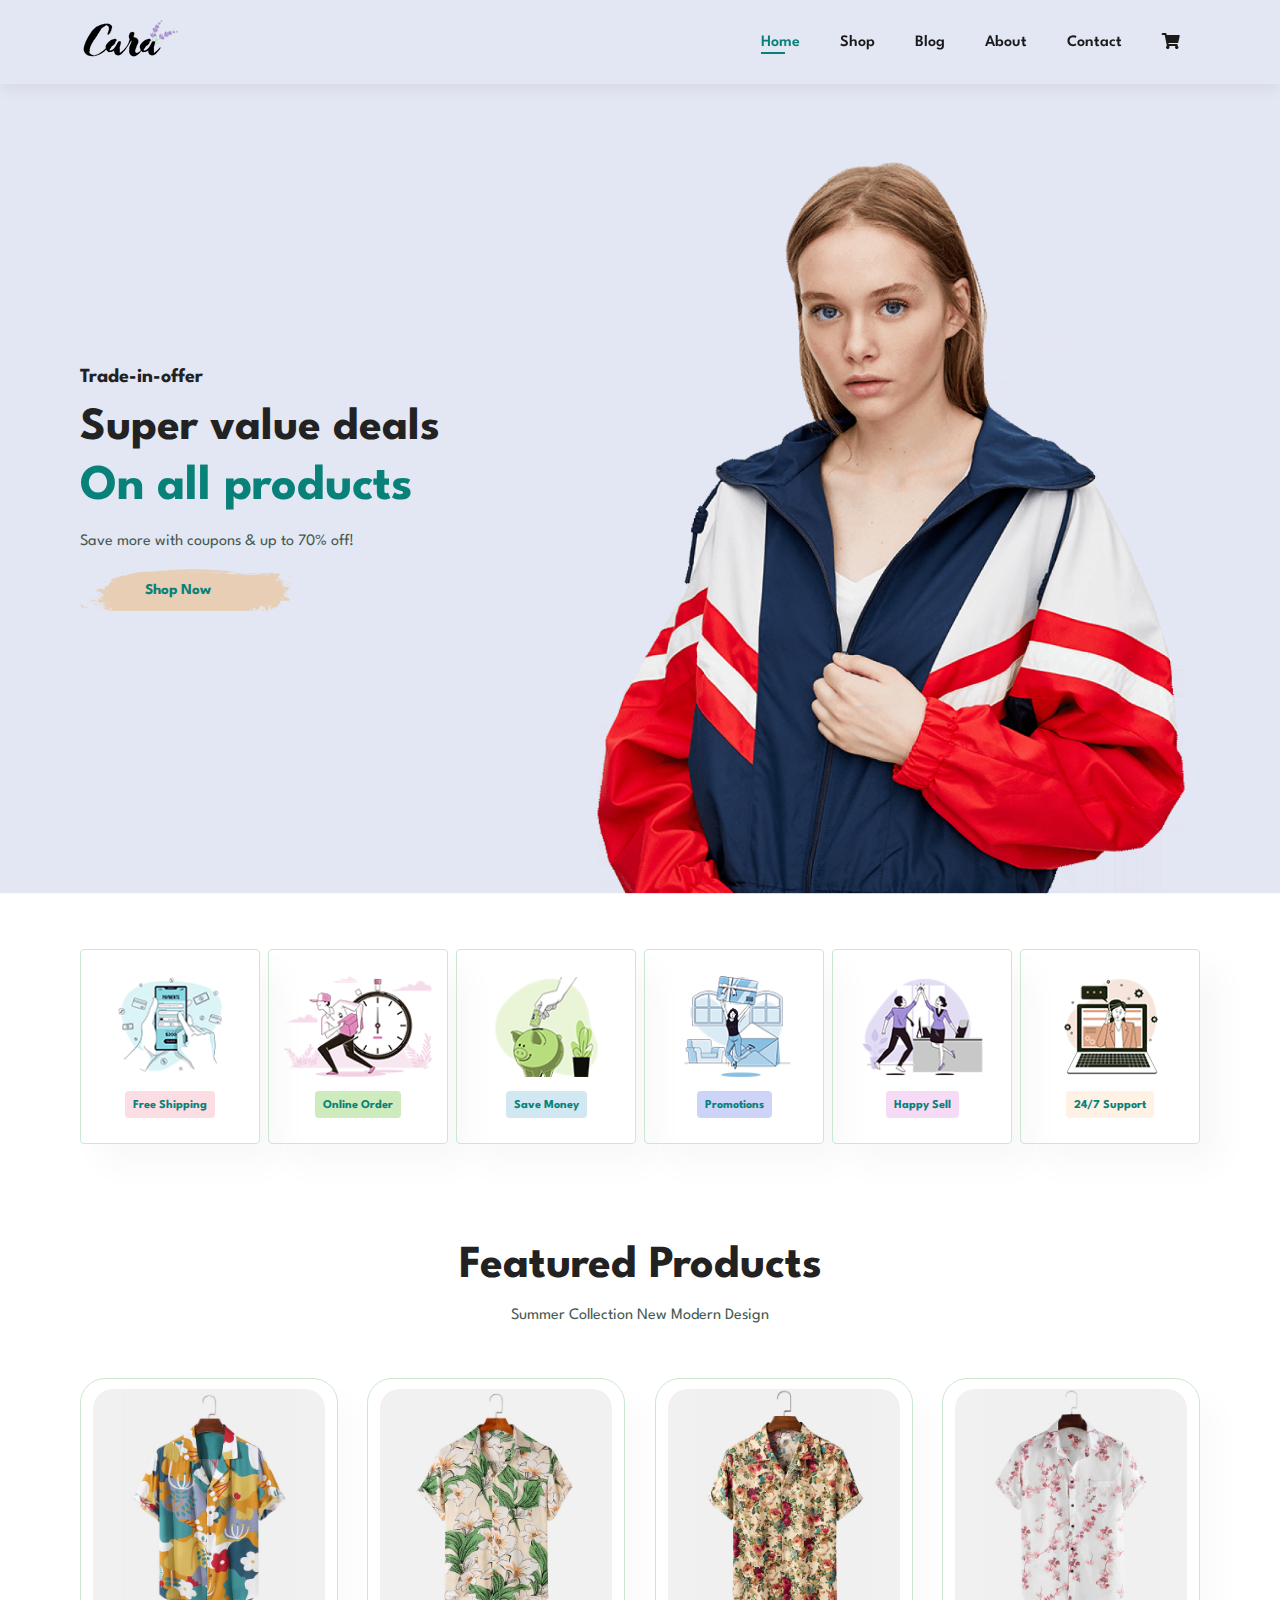
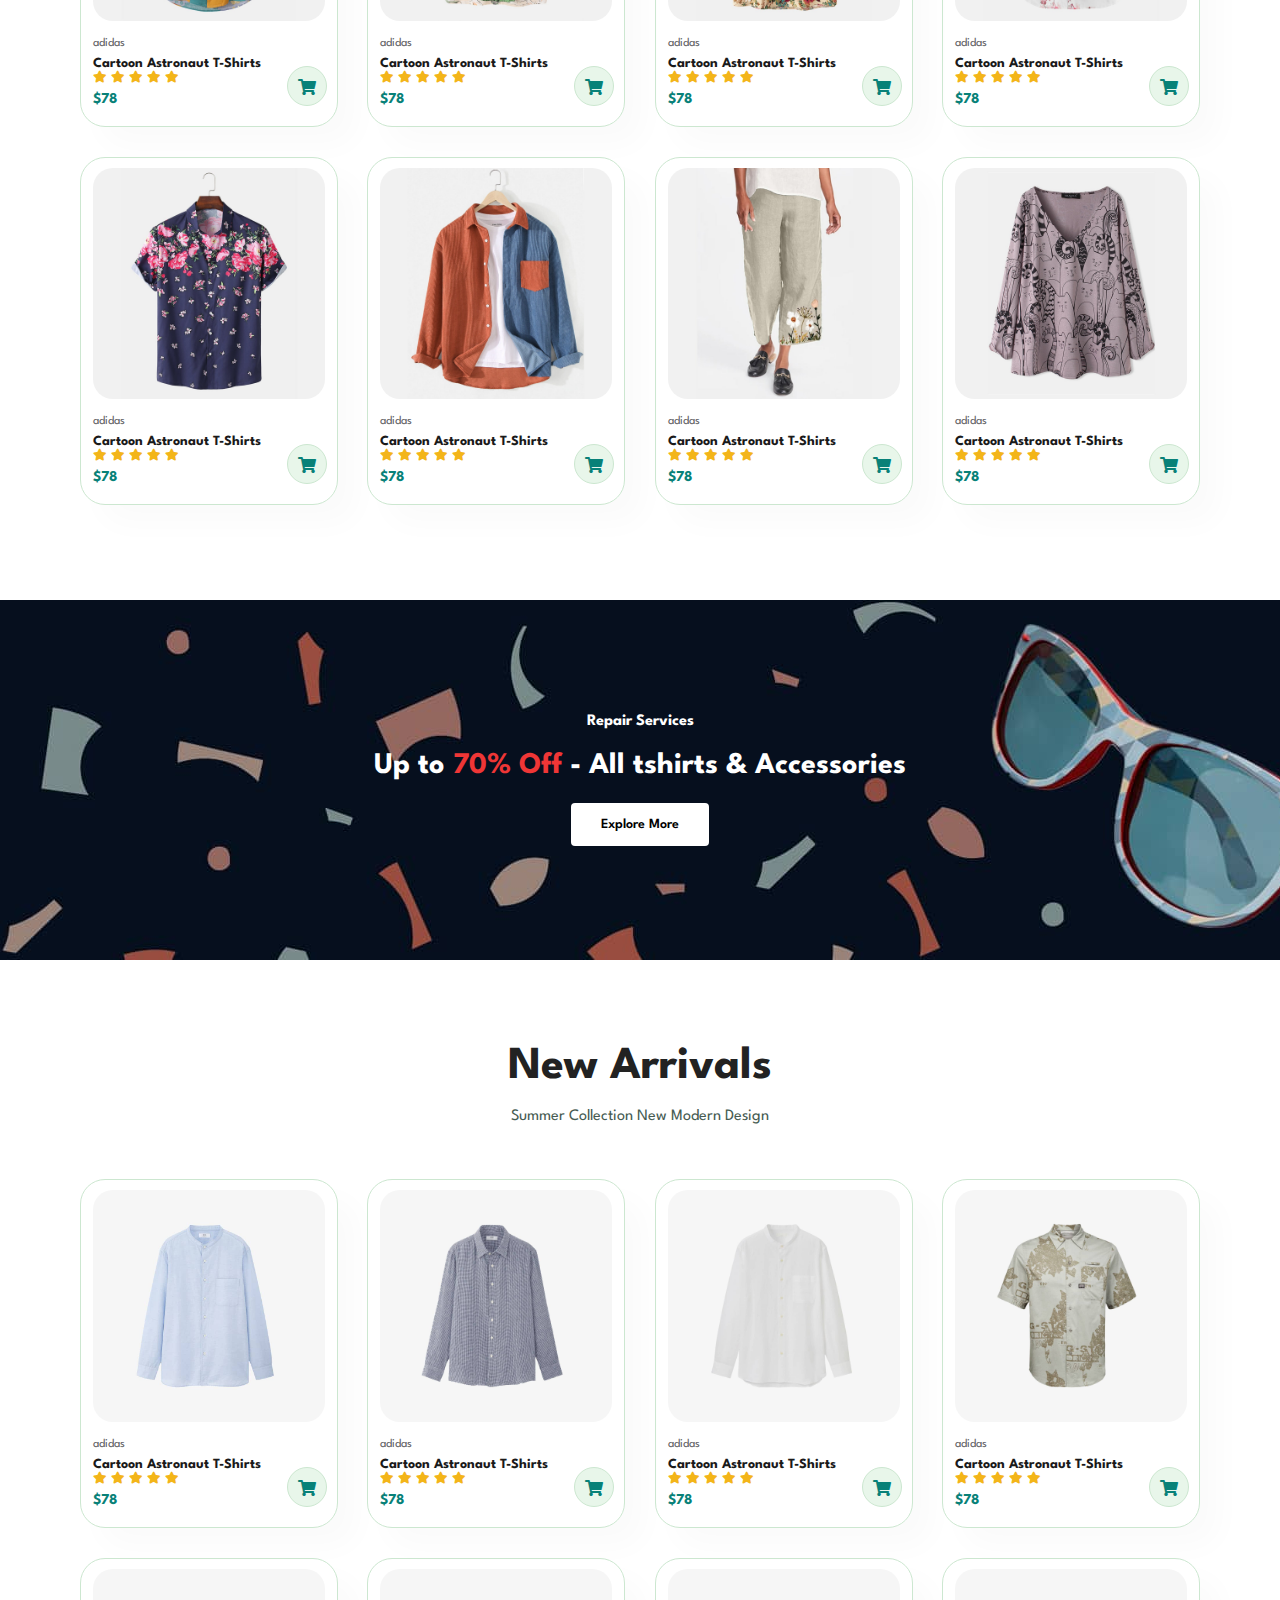
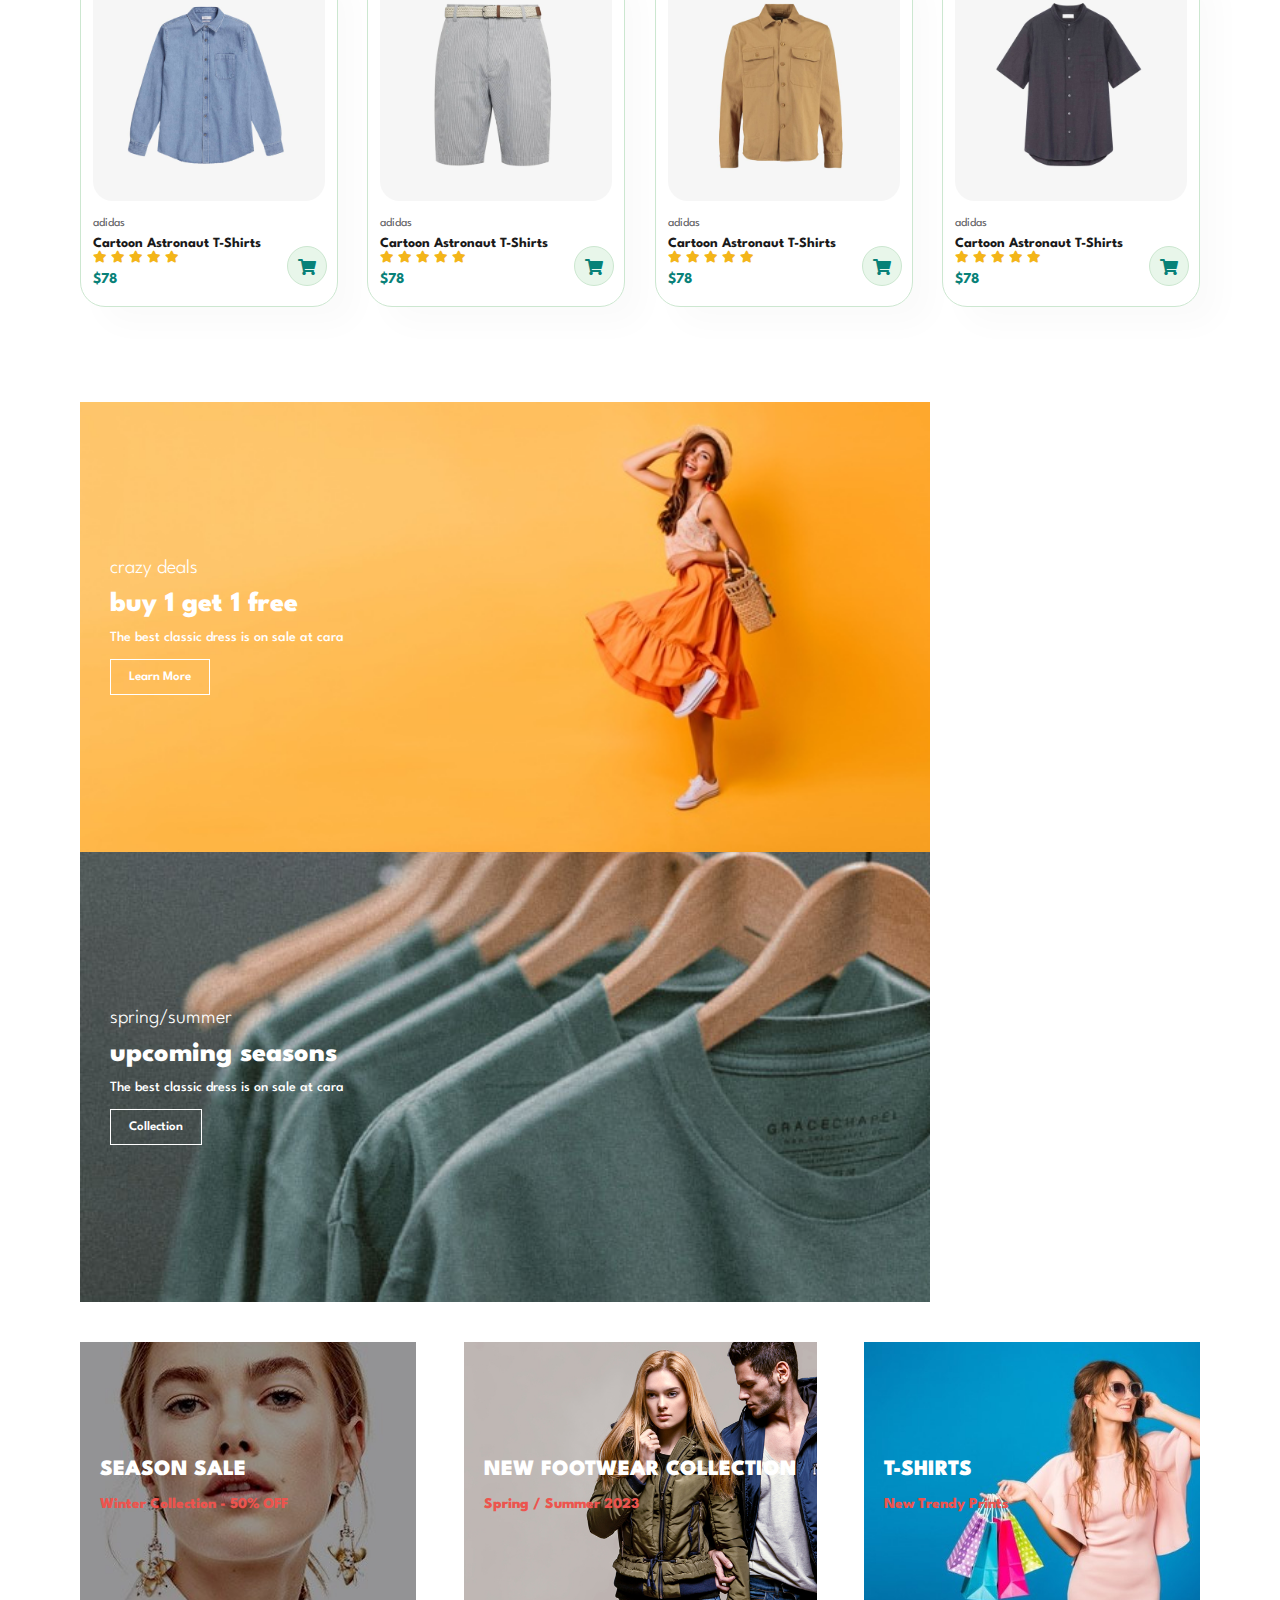
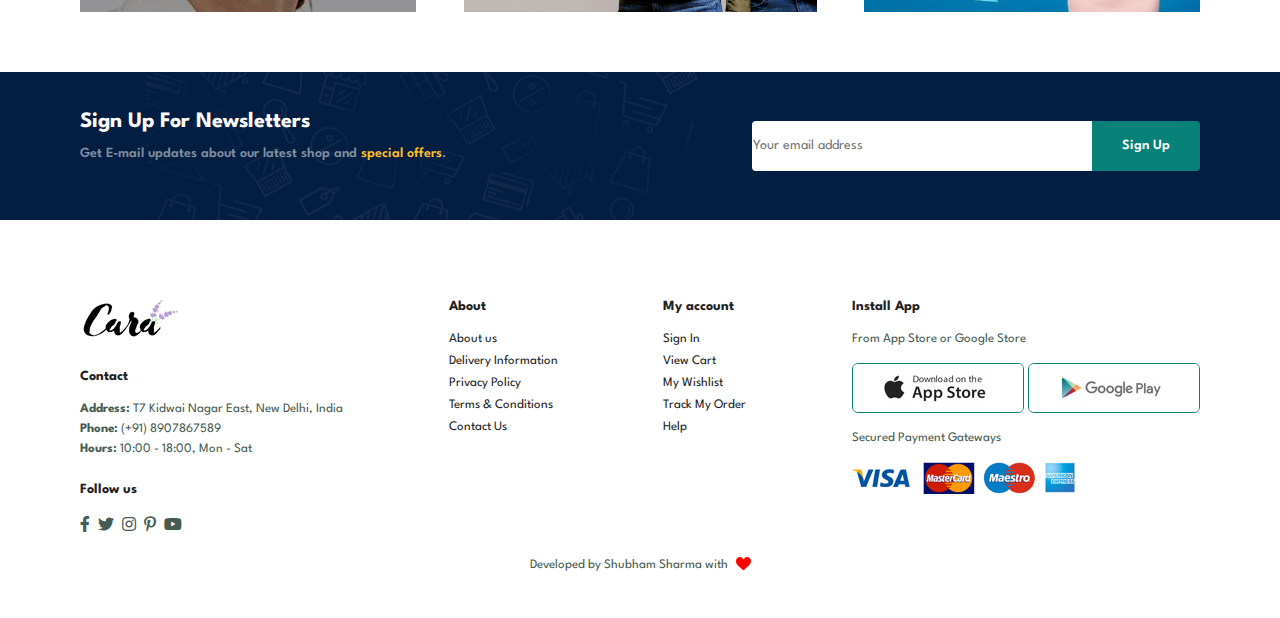
<file: index.html>
<!DOCTYPE html>
<html lang="en">
<head>
    <meta charset="UTF-8">
    <meta name="viewport" content="width=device-width, initial-scale=1.0">
    <title>Cara Ecommerce</title>
    <link rel="stylesheet" href="style.css">
    <link rel="stylesheet" href="https://use.fontawesome.com/releases/v5.15.4/css/all.css"/>
    
    
</head>
<body>

    <section id="header">
        <a href="#"><img src="img/logo.png" class="logo" alt="logo of brand"></a>
        <div>
            <ul id="navbar">
                <li><a class="active" href="index.html">Home</a></li>
                <li><a href="shop.html">Shop</a></li>
                <li><a href="blog.html">Blog</a></li>
                <li><a href="about.html">About</a></li>
                <li><a href="contact.html">Contact</a></li>
                <li id="lg-bag"><a href="cart.html"><i class="fa fa-shopping-cart"></i></a></li>
                <a href="#" id="close"><i class="fa fa-times"></i></a>
            </ul>
        </div>
        <div id="mobile">
            <a href="cart.html"><i class="fa fa-shopping-cart"></i></a>
            <i id="bar" class="fas fa-outdent"></i>
        </div>
    </section>

    <section id="hero">
        <h4>Trade-in-offer</h4>
        <h2>Super value deals</h2>
        <h1>On all products</h1>
        <p>Save more with coupons & up to 70% off!</p>
        <button>Shop Now</button>
    </section>

    <section id="feature" class="section-p1">
        <div class="fe-box">
            <img src="img/features/f1.png" alt="">
            <h6>Free Shipping</h6>
        </div>
        <div class="fe-box">
            <img src="img/features/f2.png" alt="">
            <h6>Online Order</h6>
        </div>
        <div class="fe-box">
            <img src="img/features/f3.png" alt="">
            <h6>Save Money</h6>
        </div>
        <div class="fe-box">
            <img src="img/features/f4.png" alt="">
            <h6>Promotions</h6>
        </div>
        <div class="fe-box">
            <img src="img/features/f5.png" alt="">
            <h6>Happy Sell</h6>
        </div>
        <div class="fe-box">
            <img src="img/features/f6.png" alt="">
            <h6>24/7 Support</h6>
        </div>
    </section>

    <section id="product1" class="section-p1">
        <h2>Featured Products</h2>
        <p>Summer Collection New Modern Design</p>
        <div class="pro-container">
            <div class="pro">
                <img src="img/products/f1.jpg" alt="">
                <div class="des">
                    <span>adidas</span>
                    <h5> Cartoon Astronaut T-Shirts</h5>
                    <div class="star">
                        <i class="fas fa-star"></i>
                        <i class="fas fa-star"></i>
                        <i class="fas fa-star"></i>
                        <i class="fas fa-star"></i>
                        <i class="fas fa-star"></i>
                    </div>
                    <h4>$78</h4>
                </div>
                <a href="#"><i class="fa fa-shopping-cart cart"></i></a>
            </div>
            <div class="pro">
                <img src="img/products/f2.jpg" alt="">
                <div class="des">
                    <span>adidas</span>
                    <h5> Cartoon Astronaut T-Shirts</h5>
                    <div class="star">
                        <i class="fas fa-star"></i>
                        <i class="fas fa-star"></i>
                        <i class="fas fa-star"></i>
                        <i class="fas fa-star"></i>
                        <i class="fas fa-star"></i>
                    </div>
                    <h4>$78</h4>
                </div>
                <a href="#"><i class="fa fa-shopping-cart cart"></i></a>
            </div>
            <div class="pro">
                <img src="img/products/f3.jpg" alt="">
                <div class="des">
                    <span>adidas</span>
                    <h5> Cartoon Astronaut T-Shirts</h5>
                    <div class="star">
                        <i class="fas fa-star"></i>
                        <i class="fas fa-star"></i>
                        <i class="fas fa-star"></i>
                        <i class="fas fa-star"></i>
                        <i class="fas fa-star"></i>
                    </div>
                    <h4>$78</h4>
                </div>
                <a href="#"><i class="fa fa-shopping-cart cart"></i></a>
            </div>
            <div class="pro">
                <img src="img/products/f4.jpg" alt="">
                <div class="des">
                    <span>adidas</span>
                    <h5> Cartoon Astronaut T-Shirts</h5>
                    <div class="star">
                        <i class="fas fa-star"></i>
                        <i class="fas fa-star"></i>
                        <i class="fas fa-star"></i>
                        <i class="fas fa-star"></i>
                        <i class="fas fa-star"></i>
                    </div>
                    <h4>$78</h4>
                </div>
                <a href="#"><i class="fa fa-shopping-cart cart"></i></a>
            </div>
            <div class="pro">
                <img src="img/products/f5.jpg" alt="">
                <div class="des">
                    <span>adidas</span>
                    <h5> Cartoon Astronaut T-Shirts</h5>
                    <div class="star">
                        <i class="fas fa-star"></i>
                        <i class="fas fa-star"></i>
                        <i class="fas fa-star"></i>
                        <i class="fas fa-star"></i>
                        <i class="fas fa-star"></i>
                    </div>
                    <h4>$78</h4>
                </div>
                <a href="#"><i class="fa fa-shopping-cart cart"></i></a>
            </div>
            <div class="pro">
                <img src="img/products/f6.jpg" alt="">
                <div class="des">
                    <span>adidas</span>
                    <h5> Cartoon Astronaut T-Shirts</h5>
                    <div class="star">
                        <i class="fas fa-star"></i>
                        <i class="fas fa-star"></i>
                        <i class="fas fa-star"></i>
                        <i class="fas fa-star"></i>
                        <i class="fas fa-star"></i>
                    </div>
                    <h4>$78</h4>
                </div>
                <a href="#"><i class="fa fa-shopping-cart cart"></i></a>
            </div>
            <div class="pro">
                <img src="img/products/f7.jpg" alt="">
                <div class="des">
                    <span>adidas</span>
                    <h5> Cartoon Astronaut T-Shirts</h5>
                    <div class="star">
                        <i class="fas fa-star"></i>
                        <i class="fas fa-star"></i>
                        <i class="fas fa-star"></i>
                        <i class="fas fa-star"></i>
                        <i class="fas fa-star"></i>
                    </div>
                    <h4>$78</h4>
                </div>
                <a href="#"><i class="fa fa-shopping-cart cart"></i></a>
            </div>
            <div class="pro">
                <img src="img/products/f8.jpg" alt="">
                <div class="des">
                    <span>adidas</span>
                    <h5> Cartoon Astronaut T-Shirts</h5>
                    <div class="star">
                        <i class="fas fa-star"></i>
                        <i class="fas fa-star"></i>
                        <i class="fas fa-star"></i>
                        <i class="fas fa-star"></i>
                        <i class="fas fa-star"></i>
                    </div>
                    <h4>$78</h4>
                </div>
                <a href="#"><i class="fa fa-shopping-cart cart"></i></a>
            </div>
        </div>

    </section>

    <section id="banner" class="section-m1">
        <h4>Repair Services</h4>
        <h2>Up to <span>70% Off</span> - All tshirts & Accessories</h2>
        <button class="normal">Explore More</button>
    </section>

    <section id="product1" class="section-p1">
        <h2>New Arrivals</h2>
        <p>Summer Collection New Modern Design</p>
        <div class="pro-container">
            <div class="pro">
                <img src="img/products/n1.jpg" alt="">
                <div class="des">
                    <span>adidas</span>
                    <h5> Cartoon Astronaut T-Shirts</h5>
                    <div class="star">
                        <i class="fas fa-star"></i>
                        <i class="fas fa-star"></i>
                        <i class="fas fa-star"></i>
                        <i class="fas fa-star"></i>
                        <i class="fas fa-star"></i>
                    </div>
                    <h4>$78</h4>
                </div>
                <a href="#"><i class="fa fa-shopping-cart cart"></i></a>
            </div>
            <div class="pro">
                <img src="img/products/n2.jpg" alt="">
                <div class="des">
                    <span>adidas</span>
                    <h5> Cartoon Astronaut T-Shirts</h5>
                    <div class="star">
                        <i class="fas fa-star"></i>
                        <i class="fas fa-star"></i>
                        <i class="fas fa-star"></i>
                        <i class="fas fa-star"></i>
                        <i class="fas fa-star"></i>
                    </div>
                    <h4>$78</h4>
                </div>
                <a href="#"><i class="fa fa-shopping-cart cart"></i></a>
            </div>
            <div class="pro">
                <img src="img/products/n3.jpg" alt="">
                <div class="des">
                    <span>adidas</span>
                    <h5> Cartoon Astronaut T-Shirts</h5>
                    <div class="star">
                        <i class="fas fa-star"></i>
                        <i class="fas fa-star"></i>
                        <i class="fas fa-star"></i>
                        <i class="fas fa-star"></i>
                        <i class="fas fa-star"></i>
                    </div>
                    <h4>$78</h4>
                </div>
                <a href="#"><i class="fa fa-shopping-cart cart"></i></a>
            </div>
            <div class="pro">
                <img src="img/products/n4.jpg" alt="">
                <div class="des">
                    <span>adidas</span>
                    <h5> Cartoon Astronaut T-Shirts</h5>
                    <div class="star">
                        <i class="fas fa-star"></i>
                        <i class="fas fa-star"></i>
                        <i class="fas fa-star"></i>
                        <i class="fas fa-star"></i>
                        <i class="fas fa-star"></i>
                    </div>
                    <h4>$78</h4>
                </div>
                <a href="#"><i class="fa fa-shopping-cart cart"></i></a>
            </div>
            <div class="pro">
                <img src="img/products/n5.jpg" alt="">
                <div class="des">
                    <span>adidas</span>
                    <h5> Cartoon Astronaut T-Shirts</h5>
                    <div class="star">
                        <i class="fas fa-star"></i>
                        <i class="fas fa-star"></i>
                        <i class="fas fa-star"></i>
                        <i class="fas fa-star"></i>
                        <i class="fas fa-star"></i>
                    </div>
                    <h4>$78</h4>
                </div>
                <a href="#"><i class="fa fa-shopping-cart cart"></i></a>
            </div>
            <div class="pro">
                <img src="img/products/n6.jpg" alt="">
                <div class="des">
                    <span>adidas</span>
                    <h5> Cartoon Astronaut T-Shirts</h5>
                    <div class="star">
                        <i class="fas fa-star"></i>
                        <i class="fas fa-star"></i>
                        <i class="fas fa-star"></i>
                        <i class="fas fa-star"></i>
                        <i class="fas fa-star"></i>
                    </div>
                    <h4>$78</h4>
                </div>
                <a href="#"><i class="fa fa-shopping-cart cart"></i></a>
            </div>
            <div class="pro">
                <img src="img/products/n7.jpg" alt="">
                <div class="des">
                    <span>adidas</span>
                    <h5> Cartoon Astronaut T-Shirts</h5>
                    <div class="star">
                        <i class="fas fa-star"></i>
                        <i class="fas fa-star"></i>
                        <i class="fas fa-star"></i>
                        <i class="fas fa-star"></i>
                        <i class="fas fa-star"></i>
                    </div>
                    <h4>$78</h4>
                </div>
                <a href="#"><i class="fa fa-shopping-cart cart"></i></a>
            </div>
            <div class="pro">
                <img src="img/products/n8.jpg" alt="">
                <div class="des">
                    <span>adidas</span>
                    <h5> Cartoon Astronaut T-Shirts</h5>
                    <div class="star">
                        <i class="fas fa-star"></i>
                        <i class="fas fa-star"></i>
                        <i class="fas fa-star"></i>
                        <i class="fas fa-star"></i>
                        <i class="fas fa-star"></i>
                    </div>
                    <h4>$78</h4>
                </div>
                <a href="#"><i class="fa fa-shopping-cart cart"></i></a>
            </div>
        </div>

    </section>

    <section id="sm-banner" class="section-p1">
        <div class="banner-box">
           <h4>crazy deals</h4>
           <h2>buy 1 get 1 free</h2>
           <span>The best classic dress is on sale at cara</span>
           <button class="white">Learn More</button> 
        </div>
        <div class="banner-box banner-box2">
            <h4>spring/summer</h4>
            <h2>upcoming seasons</h2>
            <span>The best classic dress is on sale at cara</span>
            <button class="white">Collection</button> 
         </div>
    </section>

    <section id="banner3">
        <div class="banner-box">
            <h2>SEASON SALE</h2>
            <h3>Winter Collection - 50% OFF</h3>
         </div>
         <div class="banner-box banner-box2">
            <h2>NEW FOOTWEAR COLLECTION</h2>
            <h3>Spring / Summer 2023</h3>
         </div>
         <div class="banner-box banner-box3">
            <h2>T-SHIRTS</h2>
            <h3>New Trendy Prints</h3>
         </div>

    </section>

    <section id="newsletter" class="section-p1 section-m1">
        <div class="newstext">
            <h4>Sign Up For Newsletters</h4>
            <p>Get E-mail updates about our latest shop and <span>special offers</span>.</p>
        </div>
        <div class="form">
            <input type="text" placeholder="Your email address">
            <button class="normal">Sign Up</button>
        </div>
    </section>

    <footer class="section-p1">
        <div class="col">
            <img class="logo" src="img/logo.png" alt="">
            <h4>Contact</h4>
            <p><strong>Address:</strong> T7 Kidwai Nagar East, New Delhi, India</p>
            <p><strong>Phone:</strong> (+91) 8907867589</p>
            <p><strong>Hours:</strong> 10:00 - 18:00, Mon - Sat</p>
            <div class="follow">
                <h4>Follow us</h4>
                <div class="icon">
                    <i class="fab fa-facebook-f"></i>
                    <i class="fab fa-twitter"></i>
                    <i class="fab fa-instagram"></i>
                    <i class="fab fa-pinterest-p"></i>
                    <i class="fab fa-youtube"></i>
                    
                </div>
            </div>
        </div>
        <div class="col">
            <h4>About</h4>
            <a href="#">About us</a>
            <a href="#">Delivery Information</a>
            <a href="#">Privacy Policy</a>
            <a href="#">Terms & Conditions</a>
            <a href="#">Contact Us</a>
        </div>

        <div class="col">
            <h4>My account</h4>
            <a href="#">Sign In</a>
            <a href="#">View Cart</a>
            <a href="#">My Wishlist</a>
            <a href="#">Track My Order</a>
            <a href="#">Help</a>
        </div>
        <div class="col install">
            <h4>Install App</h4>
            <p>From App Store or Google Store</p>
            <div class="row">
                <img src="img/pay/app.jpg" alt="">
                <img src="img/pay/play.jpg" alt="">
            </div>
            <p>Secured Payment Gateways</p>
            <img src="img/pay/pay.png" alt="">
        </div>

        <div class="copyright">
            <p>Developed by Shubham Sharma with <svg class="heart" viewBox="0 0 32 29.6">
                <path d="M23.6,0c-3.4,0-6.3,2.7-7.6,5.6C14.7,2.7,11.8,0,8.4,0C3.8,0,0,3.8,0,8.4c0,9.4,9.5,11.9,16,21.2
                  c6.1-9.3,16-12.1,16-21.2C32,3.8,28.2,0,23.6,0z"/>
              </svg> 
            </p>
        </div>

    
    </footer>

    <script src="script.js"></script>
    
</body>
</html>
</file>
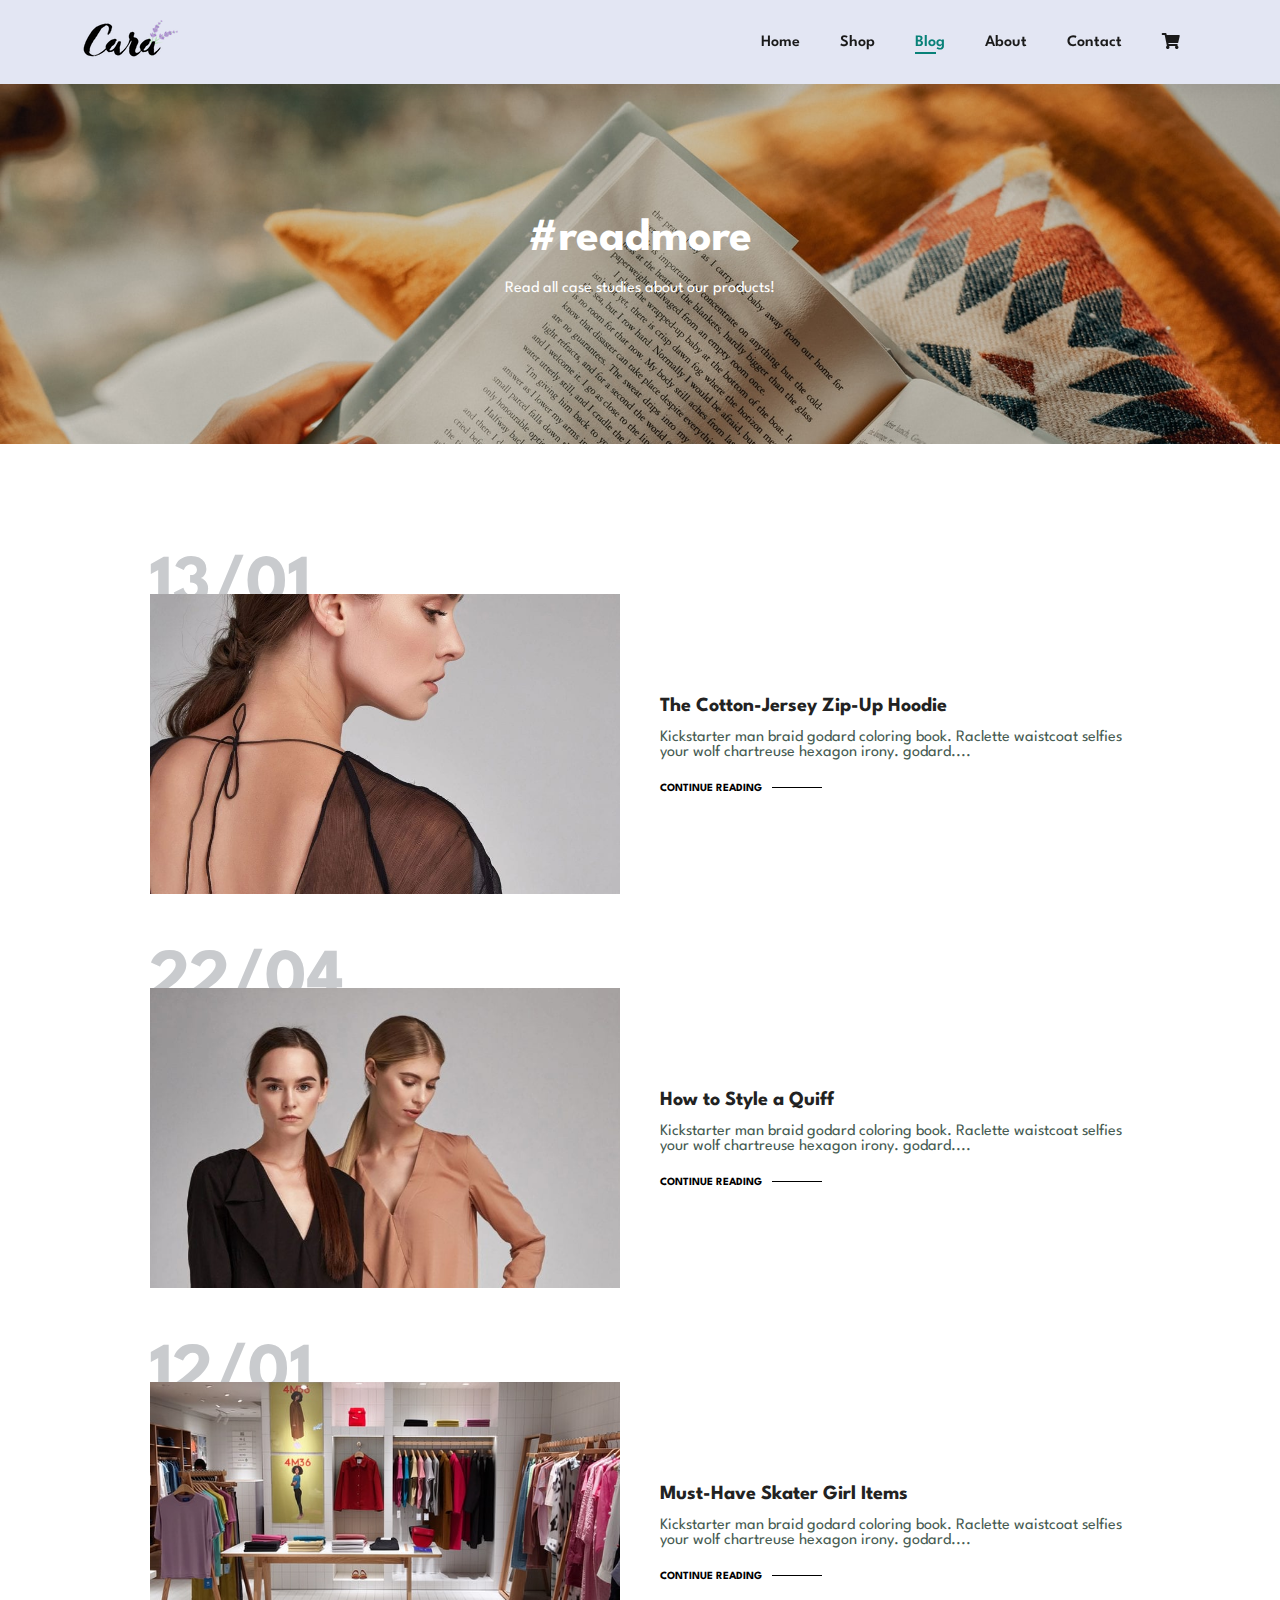
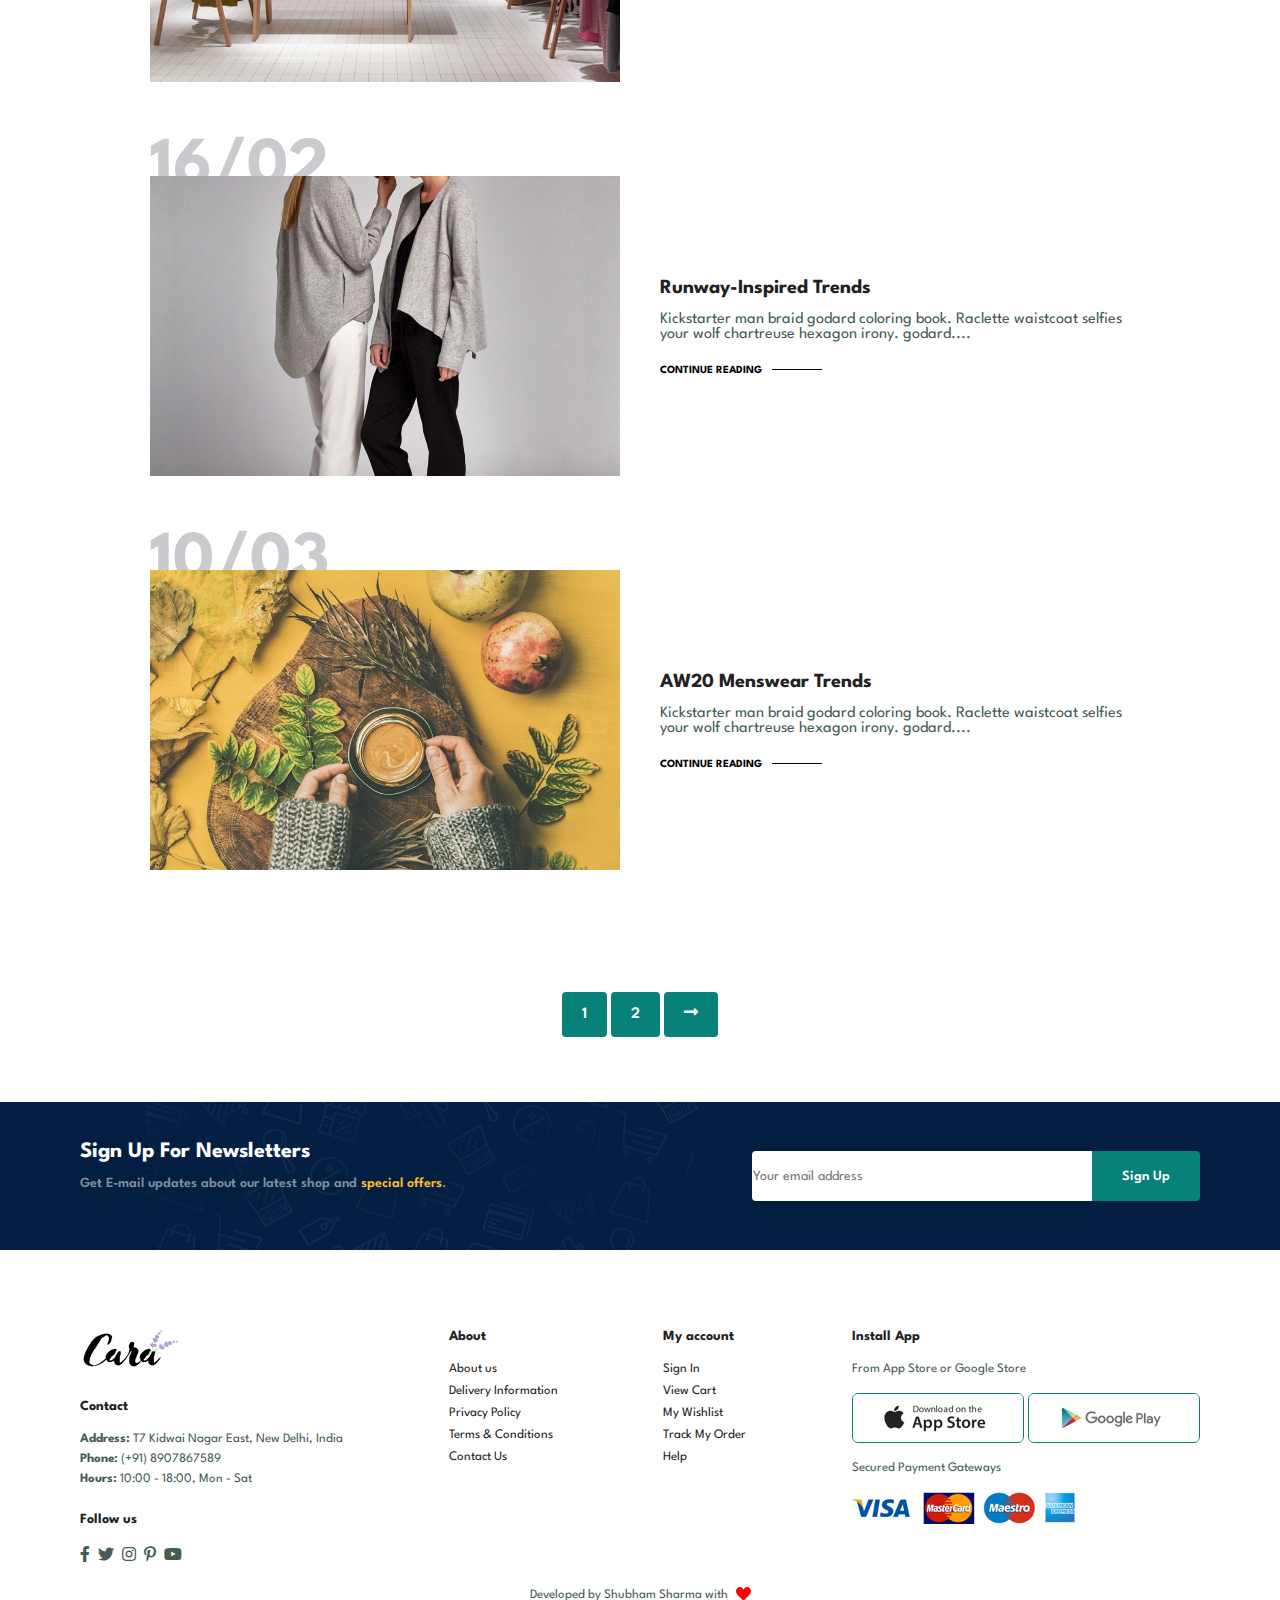
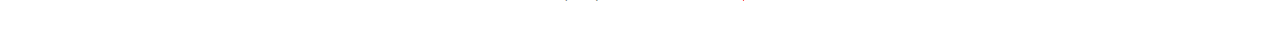
<file: blog.html>
<!DOCTYPE html>
<html lang="en">
<head>
    <meta charset="UTF-8">
    <meta name="viewport" content="width=device-width, initial-scale=1.0">
    <title>Cara Ecommerce</title>
    <link rel="stylesheet" href="style.css">
    <link rel="stylesheet" href="https://use.fontawesome.com/releases/v5.15.4/css/all.css"/>
    
    
</head>
<body>

    <section id="header">
        <a href="#"><img src="img/logo.png" class="logo" alt="logo of brand"></a>
        <div>
            <ul id="navbar">
                <li><a href="index.html">Home</a></li>
                <li><a href="shop.html">Shop</a></li>
                <li><a class="active" href="blog.html">Blog</a></li>
                <li><a href="about.html">About</a></li>
                <li><a href="contact.html">Contact</a></li>
                <li id="lg-bag"><a href="cart.html"><i class="fa fa-shopping-cart"></i></a></li>
                <a href="#" id="close"><i class="fa fa-times"></i></a>
            </ul>
        </div>
        <div id="mobile">
            <a href="cart.html"><i class="fa fa-shopping-cart"></i></a>
            <i id="bar" class="fas fa-outdent"></i>
        </div>
    </section>

    <section id="page-header" class="blog-header">
        
        <h2>#readmore</h2>
        <p>Read all case studies about our products!</p>
        
    </section>

    <section id="blog">
        <div class="blog-box">
            <div class="blog-img">
                <img src="img/blog/b1.jpg" alt="">
            </div>
            <div class="blog-details">
                <h4>The Cotton-Jersey Zip-Up Hoodie</h4>
                <p>Kickstarter man braid godard coloring book. Raclette waistcoat selfies your wolf chartreuse hexagon irony. godard....</p>
                <a href="#">CONTINUE READING</a>
            </div>
            <h1>13/01</h1>
        </div>

        <div class="blog-box">
            <div class="blog-img">
                <img src="img/blog/b2.jpg" alt="">
            </div>
            <div class="blog-details">
                <h4>How to Style a Quiff</h4>
                <p>Kickstarter man braid godard coloring book. Raclette waistcoat selfies your wolf chartreuse hexagon irony. godard....</p>
                <a href="#">CONTINUE READING</a>
            </div>
            <h1>22/04</h1>
        </div>

        <div class="blog-box">
            <div class="blog-img">
                <img src="img/blog/b3.jpg" alt="">
            </div>
            <div class="blog-details">
                <h4>Must-Have Skater Girl Items</h4>
                <p>Kickstarter man braid godard coloring book. Raclette waistcoat selfies your wolf chartreuse hexagon irony. godard....</p>
                <a href="#">CONTINUE READING</a>
            </div>
            <h1>12/01</h1>
        </div>

        <div class="blog-box">
            <div class="blog-img">
                <img src="img/blog/b4.jpg" alt="">
            </div>
            <div class="blog-details">
                <h4>Runway-Inspired Trends</h4>
                <p>Kickstarter man braid godard coloring book. Raclette waistcoat selfies your wolf chartreuse hexagon irony. godard....</p>
                <a href="#">CONTINUE READING</a>
            </div>
            <h1>16/02</h1>
        </div>

        <div class="blog-box">
            <div class="blog-img">
                <img src="img/blog/b6.jpg" alt="">
            </div>
            <div class="blog-details">
                <h4>AW20 Menswear Trends</h4>
                <p>Kickstarter man braid godard coloring book. Raclette waistcoat selfies your wolf chartreuse hexagon irony. godard....</p>
                <a href="#">CONTINUE READING</a>
            </div>
            <h1>10/03</h1>
        </div>
    </section>
 
    <section id="pagination" class="section-p1">
        <a href="#">1</a>
        <a href="#">2</a>
        <a href="#"><i class="fas fa-long-arrow-alt-right"></i></a>
    </section>

    <section id="newsletter" class="section-p1 section-m1">
        <div class="newstext">
            <h4>Sign Up For Newsletters</h4>
            <p>Get E-mail updates about our latest shop and <span>special offers</span>.</p>
        </div>
        <div class="form">
            <input type="text" placeholder="Your email address">
            <button class="normal">Sign Up</button>
        </div>
    </section>

    <footer class="section-p1">
        <div class="col">
            <img class="logo" src="img/logo.png" alt="">
            <h4>Contact</h4>
            <p><strong>Address:</strong> T7 Kidwai Nagar East, New Delhi, India</p>
            <p><strong>Phone:</strong> (+91) 8907867589</p>
            <p><strong>Hours:</strong> 10:00 - 18:00, Mon - Sat</p>
            <div class="follow">
                <h4>Follow us</h4>
                <div class="icon">
                    <i class="fab fa-facebook-f"></i>
                    <i class="fab fa-twitter"></i>
                    <i class="fab fa-instagram"></i>
                    <i class="fab fa-pinterest-p"></i>
                    <i class="fab fa-youtube"></i>
                    
                </div>
            </div>
        </div>
        <div class="col">
            <h4>About</h4>
            <a href="#">About us</a>
            <a href="#">Delivery Information</a>
            <a href="#">Privacy Policy</a>
            <a href="#">Terms & Conditions</a>
            <a href="#">Contact Us</a>
        </div>

        <div class="col">
            <h4>My account</h4>
            <a href="#">Sign In</a>
            <a href="#">View Cart</a>
            <a href="#">My Wishlist</a>
            <a href="#">Track My Order</a>
            <a href="#">Help</a>
        </div>
        <div class="col install">
            <h4>Install App</h4>
            <p>From App Store or Google Store</p>
            <div class="row">
                <img src="img/pay/app.jpg" alt="">
                <img src="img/pay/play.jpg" alt="">
            </div>
            <p>Secured Payment Gateways</p>
            <img src="img/pay/pay.png" alt="">
        </div>

        <div class="copyright">
            <p>Developed by Shubham Sharma with <svg class="heart" viewBox="0 0 32 29.6">
                <path d="M23.6,0c-3.4,0-6.3,2.7-7.6,5.6C14.7,2.7,11.8,0,8.4,0C3.8,0,0,3.8,0,8.4c0,9.4,9.5,11.9,16,21.2
                  c6.1-9.3,16-12.1,16-21.2C32,3.8,28.2,0,23.6,0z"/>
              </svg> 
            </p>
        </div>

    
    </footer>

    <script src="script.js"></script>
    
</body>
</html>
</file>
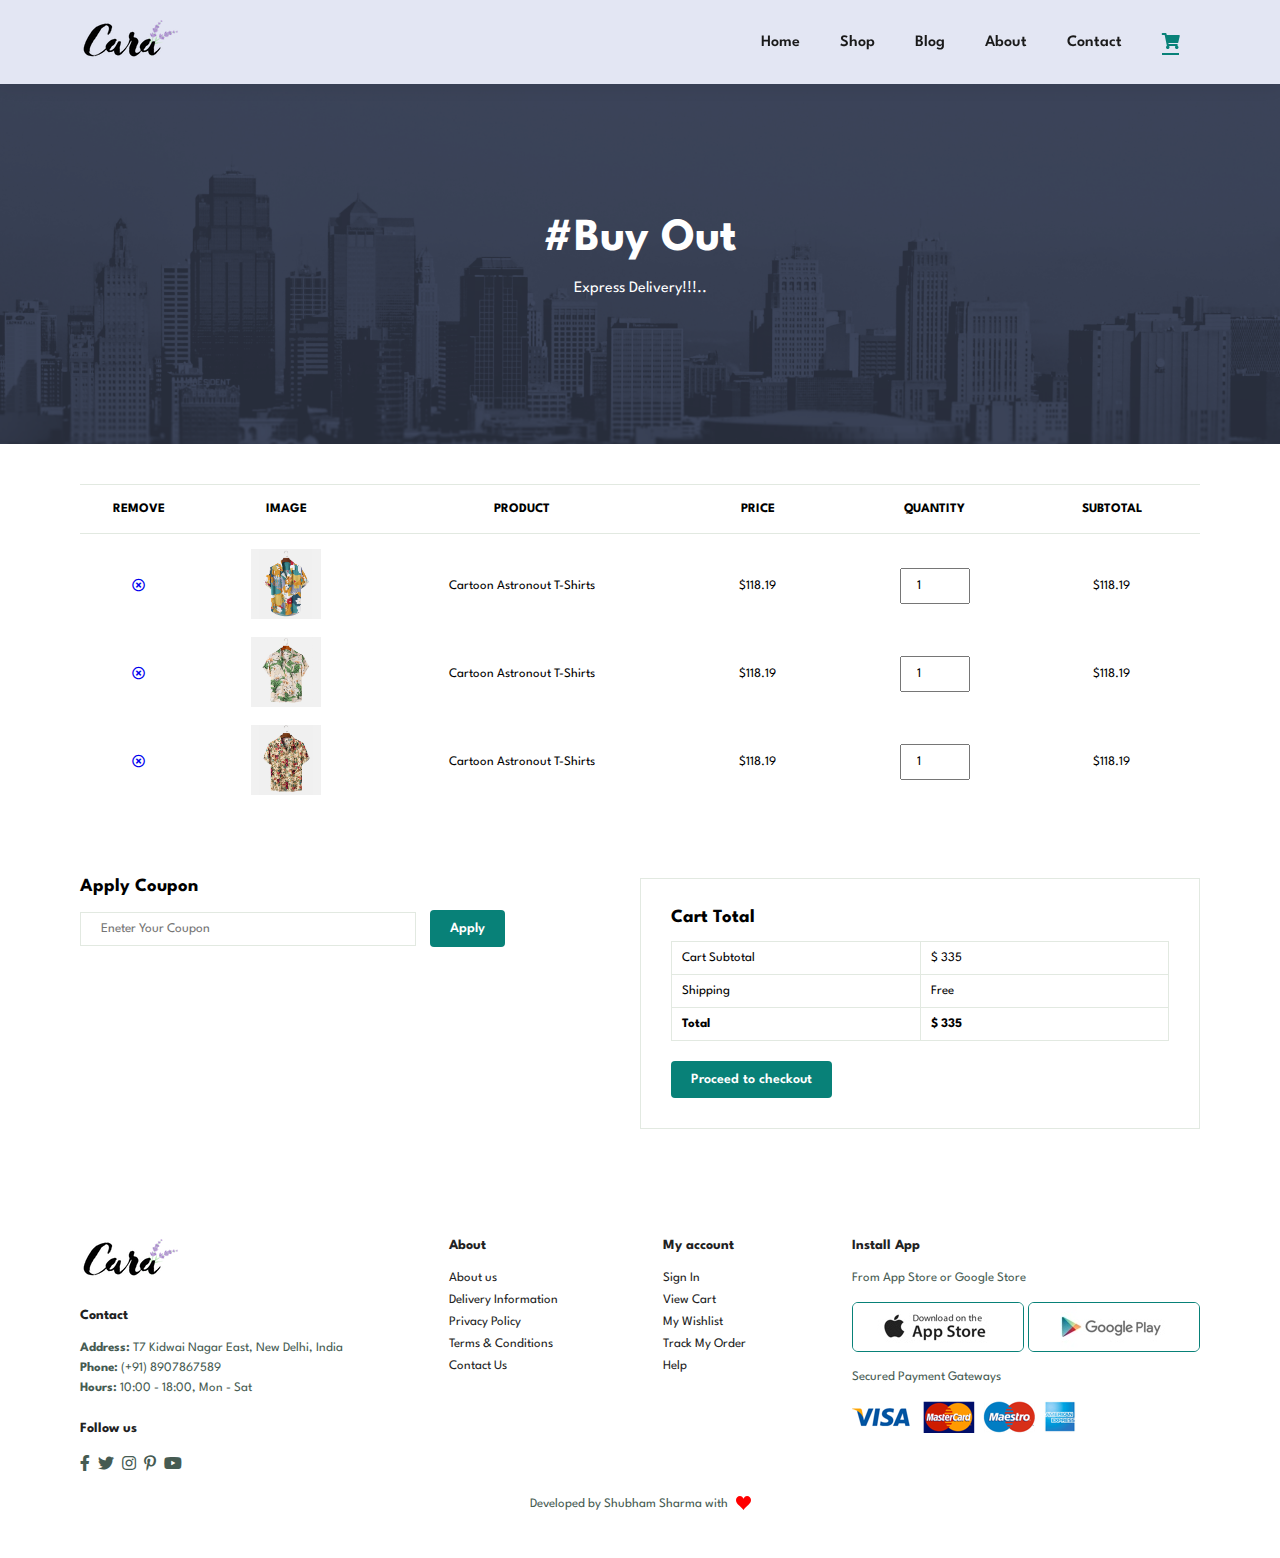
<file: cart.html>
<!DOCTYPE html>
<html lang="en">

<head>
    <meta charset="UTF-8">
    <meta name="viewport" content="width=device-width, initial-scale=1.0">
    <title>Cara Ecommerce</title>
    <link rel="stylesheet" href="style.css">
    <link rel="stylesheet" href="https://use.fontawesome.com/releases/v5.15.4/css/all.css" />


</head>

<body>

    <section id="header">
        <a href="#"><img src="img/logo.png" class="logo" alt="logo of brand"></a>
        <div>
            <ul id="navbar">
                <li><a href="index.html">Home</a></li>
                <li><a href="shop.html">Shop</a></li>
                <li><a href="blog.html">Blog</a></li>
                <li><a href="about.html">About</a></li>
                <li><a href="contact.html">Contact</a></li>
                <li id="lg-bag"><a class="active" href="cart.html"><i class="fa fa-shopping-cart"></i></a></li>
                <a href="#" id="close"><i class="fa fa-times"></i></a>
            </ul>
        </div>
        <div id="mobile">
            <a href="cart.html"><i class="fa fa-shopping-cart"></i></a>
            <i id="bar" class="fas fa-outdent"></i>
        </div>
    </section>

    <section id="page-header" class="about-header">

        <h2>#Buy Out</h2>
        <p>Express Delivery!!!..</p>

    </section>

    <section id="cart" class="section-p1">
        <table width="100%">
            <thead>
                <tr>
                    <td>REMOVE</td>
                    <td>Image</td>
                    <td>Product</td>
                    <td>Price</td>
                    <td>Quantity</td>
                    <td>Subtotal</td>
                </tr>
            </thead>
            <tbody>
                <tr>
                    <td><a href="#"><i class="far fa-times-circle"></i></a></td>
                    <td><img src="img/products/f1.jpg" alt=""></td>
                    <td>Cartoon Astronout T-Shirts</td>
                    <td>$118.19</td>
                    <td><input type="number" value="1"></td>
                    <td>$118.19</td>

                </tr>
                <tr>
                    <td><a href="#"><i class="far fa-times-circle"></i></a></td>
                    <td><img src="img/products/f2.jpg" alt=""></td>
                    <td>Cartoon Astronout T-Shirts</td>
                    <td>$118.19</td>
                    <td><input type="number" value="1"></td>
                    <td>$118.19</td>

                </tr>
                <tr>
                    <td><a href="#"><i class="far fa-times-circle"></i></a></td>
                    <td><img src="img/products/f3.jpg" alt=""></td>
                    <td>Cartoon Astronout T-Shirts</td>
                    <td>$118.19</td>
                    <td><input type="number" value="1"></td>
                    <td>$118.19</td>

                </tr>
            </tbody>
        </table>
    </section>

    <section id="cart-add" class="section-p1">
        <div id="coupon">
            <h3>Apply Coupon</h3>
            <div>
                <input type="text" placeholder="Eneter Your Coupon">
                <button class="normal">Apply</button>
            </div>
        </div>
        <div id="subtotal">
            <h3>Cart Total</h3>
            <table>
                <tr>
                    <td>Cart Subtotal</td>
                    <td>$ 335</td>
                </tr>
                <tr>
                    <td>Shipping</td>
                    <td>Free</td>
                </tr>
                <tr>
                    <td><strong>Total</strong></td>
                    <td><strong>$ 335</strong></td>
                </tr>
            </table>
            <button class="normal">Proceed to checkout</button>
        </div>
    </section>
   
    <footer class="section-p1">
        <div class="col">
            <img class="logo" src="img/logo.png" alt="">
            <h4>Contact</h4>
            <p><strong>Address:</strong> T7 Kidwai Nagar East, New Delhi, India</p>
            <p><strong>Phone:</strong> (+91) 8907867589</p>
            <p><strong>Hours:</strong> 10:00 - 18:00, Mon - Sat</p>
            <div class="follow">
                <h4>Follow us</h4>
                <div class="icon">
                    <i class="fab fa-facebook-f"></i>
                    <i class="fab fa-twitter"></i>
                    <i class="fab fa-instagram"></i>
                    <i class="fab fa-pinterest-p"></i>
                    <i class="fab fa-youtube"></i>

                </div>
            </div>
        </div>
        <div class="col">
            <h4>About</h4>
            <a href="#">About us</a>
            <a href="#">Delivery Information</a>
            <a href="#">Privacy Policy</a>
            <a href="#">Terms & Conditions</a>
            <a href="#">Contact Us</a>
        </div>

        <div class="col">
            <h4>My account</h4>
            <a href="#">Sign In</a>
            <a href="#">View Cart</a>
            <a href="#">My Wishlist</a>
            <a href="#">Track My Order</a>
            <a href="#">Help</a>
        </div>
        <div class="col install">
            <h4>Install App</h4>
            <p>From App Store or Google Store</p>
            <div class="row">
                <img src="img/pay/app.jpg" alt="">
                <img src="img/pay/play.jpg" alt="">
            </div>
            <p>Secured Payment Gateways</p>
            <img src="img/pay/pay.png" alt="">
        </div>

        <div class="copyright">
            <p>Developed by Shubham Sharma with <svg class="heart" viewBox="0 0 32 29.6">
                    <path d="M23.6,0c-3.4,0-6.3,2.7-7.6,5.6C14.7,2.7,11.8,0,8.4,0C3.8,0,0,3.8,0,8.4c0,9.4,9.5,11.9,16,21.2
                  c6.1-9.3,16-12.1,16-21.2C32,3.8,28.2,0,23.6,0z" />
                </svg>
            </p>
        </div>


    </footer>

    <script src="script.js"></script>

</body>

</html>
</file>
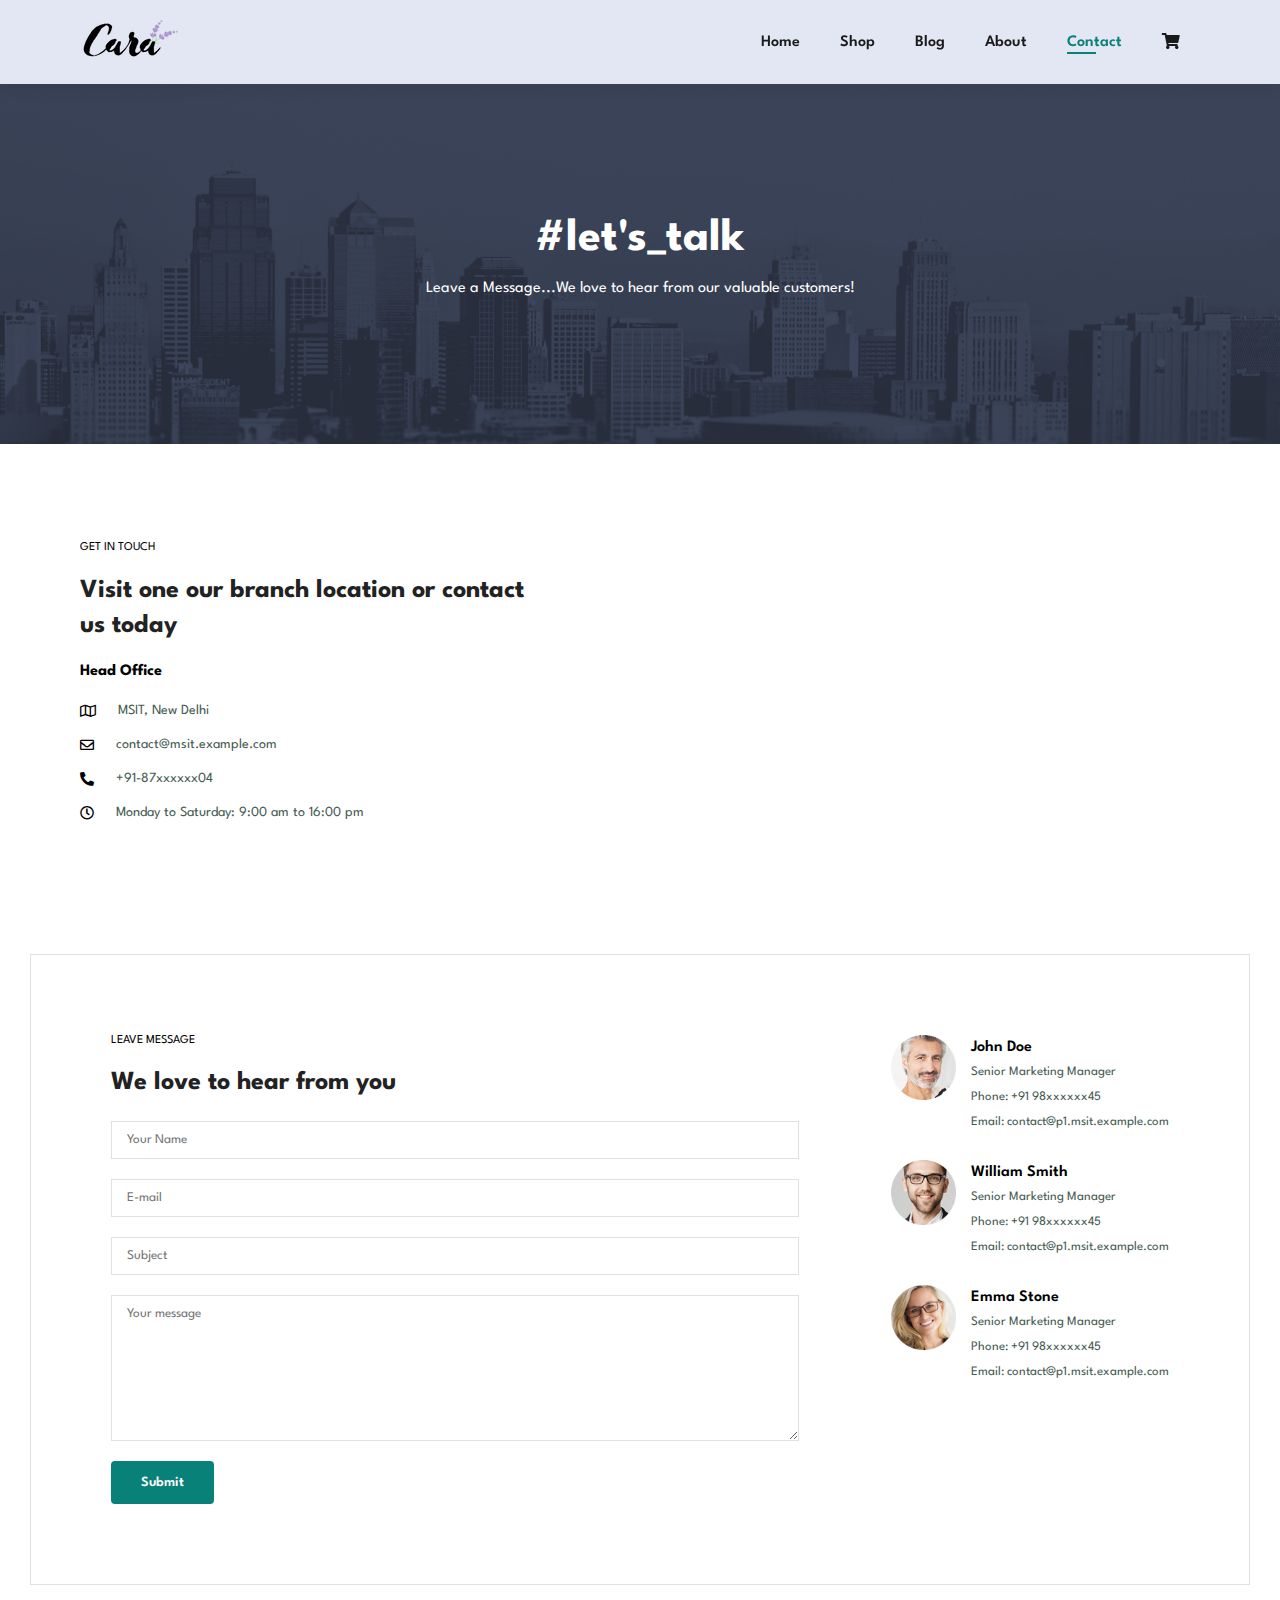
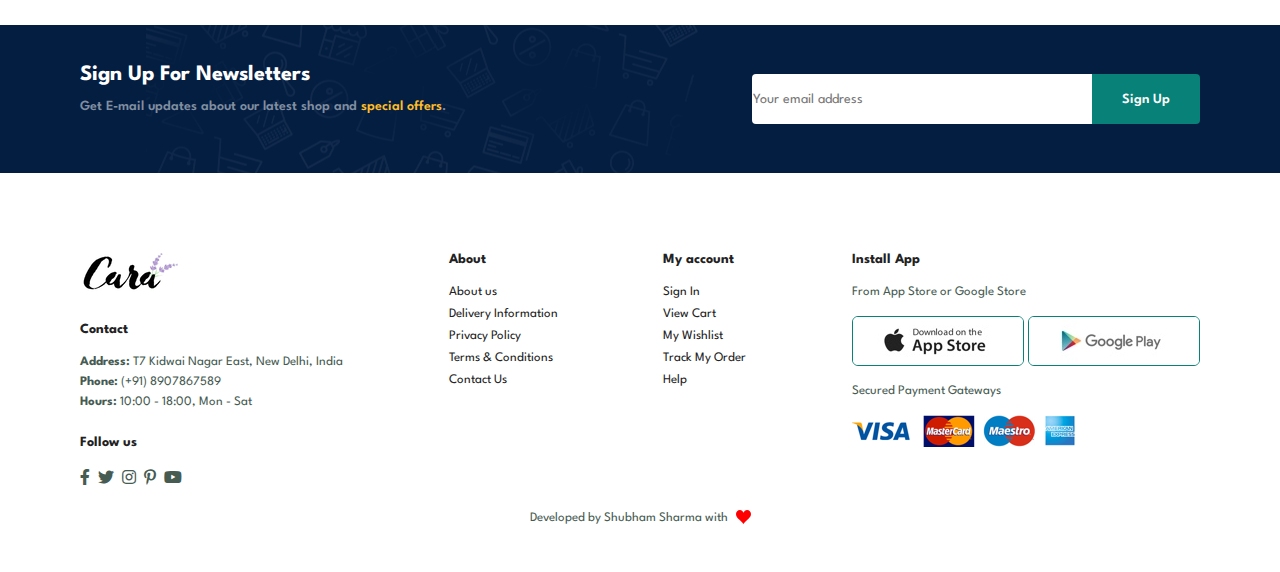
<file: contact.html>
<!DOCTYPE html>
<html lang="en">

<head>
    <meta charset="UTF-8">
    <meta name="viewport" content="width=device-width, initial-scale=1.0">
    <title>Cara Ecommerce</title>
    <link rel="stylesheet" href="style.css">
    <link rel="stylesheet" href="https://use.fontawesome.com/releases/v5.15.4/css/all.css" />


</head>

<body>

    <section id="header">
        <a href="#"><img src="img/logo.png" class="logo" alt="logo of brand"></a>
        <div>
            <ul id="navbar">
                <li><a href="index.html">Home</a></li>
                <li><a href="shop.html">Shop</a></li>
                <li><a href="blog.html">Blog</a></li>
                <li><a href="about.html">About</a></li>
                <li><a class="active" href="contact.html">Contact</a></li>
                <li id="lg-bag"><a href="cart.html"><i class="fa fa-shopping-cart"></i></a></li>
                <a href="#" id="close"><i class="fa fa-times"></i></a>
            </ul>
        </div>
        <div id="mobile">
            <a href="cart.html"><i class="fa fa-shopping-cart"></i></a>
            <i id="bar" class="fas fa-outdent"></i>
        </div>
    </section>

    <section id="page-header" class="about-header">

        <h2>#let's_talk</h2>
        <p>Leave a Message...We love to hear from our valuable customers!</p>

    </section>

    <section id="contact-details" class="section-p1">
        <div class="details">
            <span>GET IN TOUCH</span>
            <h2>Visit one our branch location or contact us today</h2>
            <h3>Head Office</h3>
            <div>
                <li>
                    <i class="far fa-map"></i>
                    <p>MSIT, New Delhi</p>
                </li>
                <li>
                    <i class="far fa-envelope"></i>
                    <p>contact@msit.example.com</p>
                </li>
                <li>
                    <i class="fas fa-phone-alt"></i>
                    <p>+91-87xxxxxx04</p>
                </li>
                <li>
                    <i class="far fa-clock"></i>
                    <p>Monday to Saturday: 9:00 am to 16:00 pm</p>
                </li>


            </div>
        </div>
        <div class="map">
                <iframe
                    src="https://www.google.com/maps/embed?pb=!1m18!1m12!1m3!1d112068.08768888963!2d77.02578551628592!3d28.625931203907566!2m3!1f0!2f0!3f0!3m2!1i1024!2i768!4f13.1!3m3!1m2!1s0x390d04afb8dbcfe1%3A0xaff19e718be2136b!2sMaharaja%20Surajmal%20Institute%20Of%20Technology!5e0!3m2!1sen!2sau!4v1695811744018!5m2!1sen!2sau"
                    width="600" height="450" style="border:0;" allowfullscreen="" loading="lazy"
                    referrerpolicy="no-referrer-when-downgrade"></iframe>
            </div>
    </section>

    <section id="form-details">
        <form action="">
            <span>LEAVE MESSAGE</span>
            <h2>We love to hear from you</h2>
            <input type="text" placeholder="Your Name">
            <input type="text" placeholder="E-mail">
            <input type="text" placeholder="Subject">
            <textarea name="" id="" cols="30" rows="10" placeholder="Your message"></textarea>
            <button class="normal">Submit</button>
        </form>
        <div class="people">
            <div>
                <img src="img/people/1.png" alt="">
                <p><span>John Doe</span>Senior Marketing Manager <br> Phone: +91 98xxxxxx45 <br> Email: contact@p1.msit.example.com</p>
            </div>
            <div>
                <img src="img/people/2.png" alt="">
                <p><span>William Smith</span>Senior Marketing Manager <br> Phone: +91 98xxxxxx45 <br> Email: contact@p1.msit.example.com</p>
            </div>
            <div>
                <img src="img/people/3.png" alt="">
                <p><span>Emma Stone</span>Senior Marketing Manager <br> Phone: +91 98xxxxxx45 <br> Email: contact@p1.msit.example.com</p>
            </div>
        </div>
    </section>


    <section id="newsletter" class="section-p1 section-m1">
        <div class="newstext">
            <h4>Sign Up For Newsletters</h4>
            <p>Get E-mail updates about our latest shop and <span>special offers</span>.</p>
        </div>
        <div class="form">
            <input type="text" placeholder="Your email address">
            <button class="normal">Sign Up</button>
        </div>
    </section>

    <footer class="section-p1">
        <div class="col">
            <img class="logo" src="img/logo.png" alt="">
            <h4>Contact</h4>
            <p><strong>Address:</strong> T7 Kidwai Nagar East, New Delhi, India</p>
            <p><strong>Phone:</strong> (+91) 8907867589</p>
            <p><strong>Hours:</strong> 10:00 - 18:00, Mon - Sat</p>
            <div class="follow">
                <h4>Follow us</h4>
                <div class="icon">
                    <i class="fab fa-facebook-f"></i>
                    <i class="fab fa-twitter"></i>
                    <i class="fab fa-instagram"></i>
                    <i class="fab fa-pinterest-p"></i>
                    <i class="fab fa-youtube"></i>

                </div>
            </div>
        </div>
        <div class="col">
            <h4>About</h4>
            <a href="#">About us</a>
            <a href="#">Delivery Information</a>
            <a href="#">Privacy Policy</a>
            <a href="#">Terms & Conditions</a>
            <a href="#">Contact Us</a>
        </div>

        <div class="col">
            <h4>My account</h4>
            <a href="#">Sign In</a>
            <a href="#">View Cart</a>
            <a href="#">My Wishlist</a>
            <a href="#">Track My Order</a>
            <a href="#">Help</a>
        </div>
        <div class="col install">
            <h4>Install App</h4>
            <p>From App Store or Google Store</p>
            <div class="row">
                <img src="img/pay/app.jpg" alt="">
                <img src="img/pay/play.jpg" alt="">
            </div>
            <p>Secured Payment Gateways</p>
            <img src="img/pay/pay.png" alt="">
        </div>

        <div class="copyright">
            <p>Developed by Shubham Sharma with <svg class="heart" viewBox="0 0 32 29.6">
                    <path d="M23.6,0c-3.4,0-6.3,2.7-7.6,5.6C14.7,2.7,11.8,0,8.4,0C3.8,0,0,3.8,0,8.4c0,9.4,9.5,11.9,16,21.2
                  c6.1-9.3,16-12.1,16-21.2C32,3.8,28.2,0,23.6,0z" />
                </svg>
            </p>
        </div>


    </footer>

    <script src="script.js"></script>

</body>

</html>
</file>
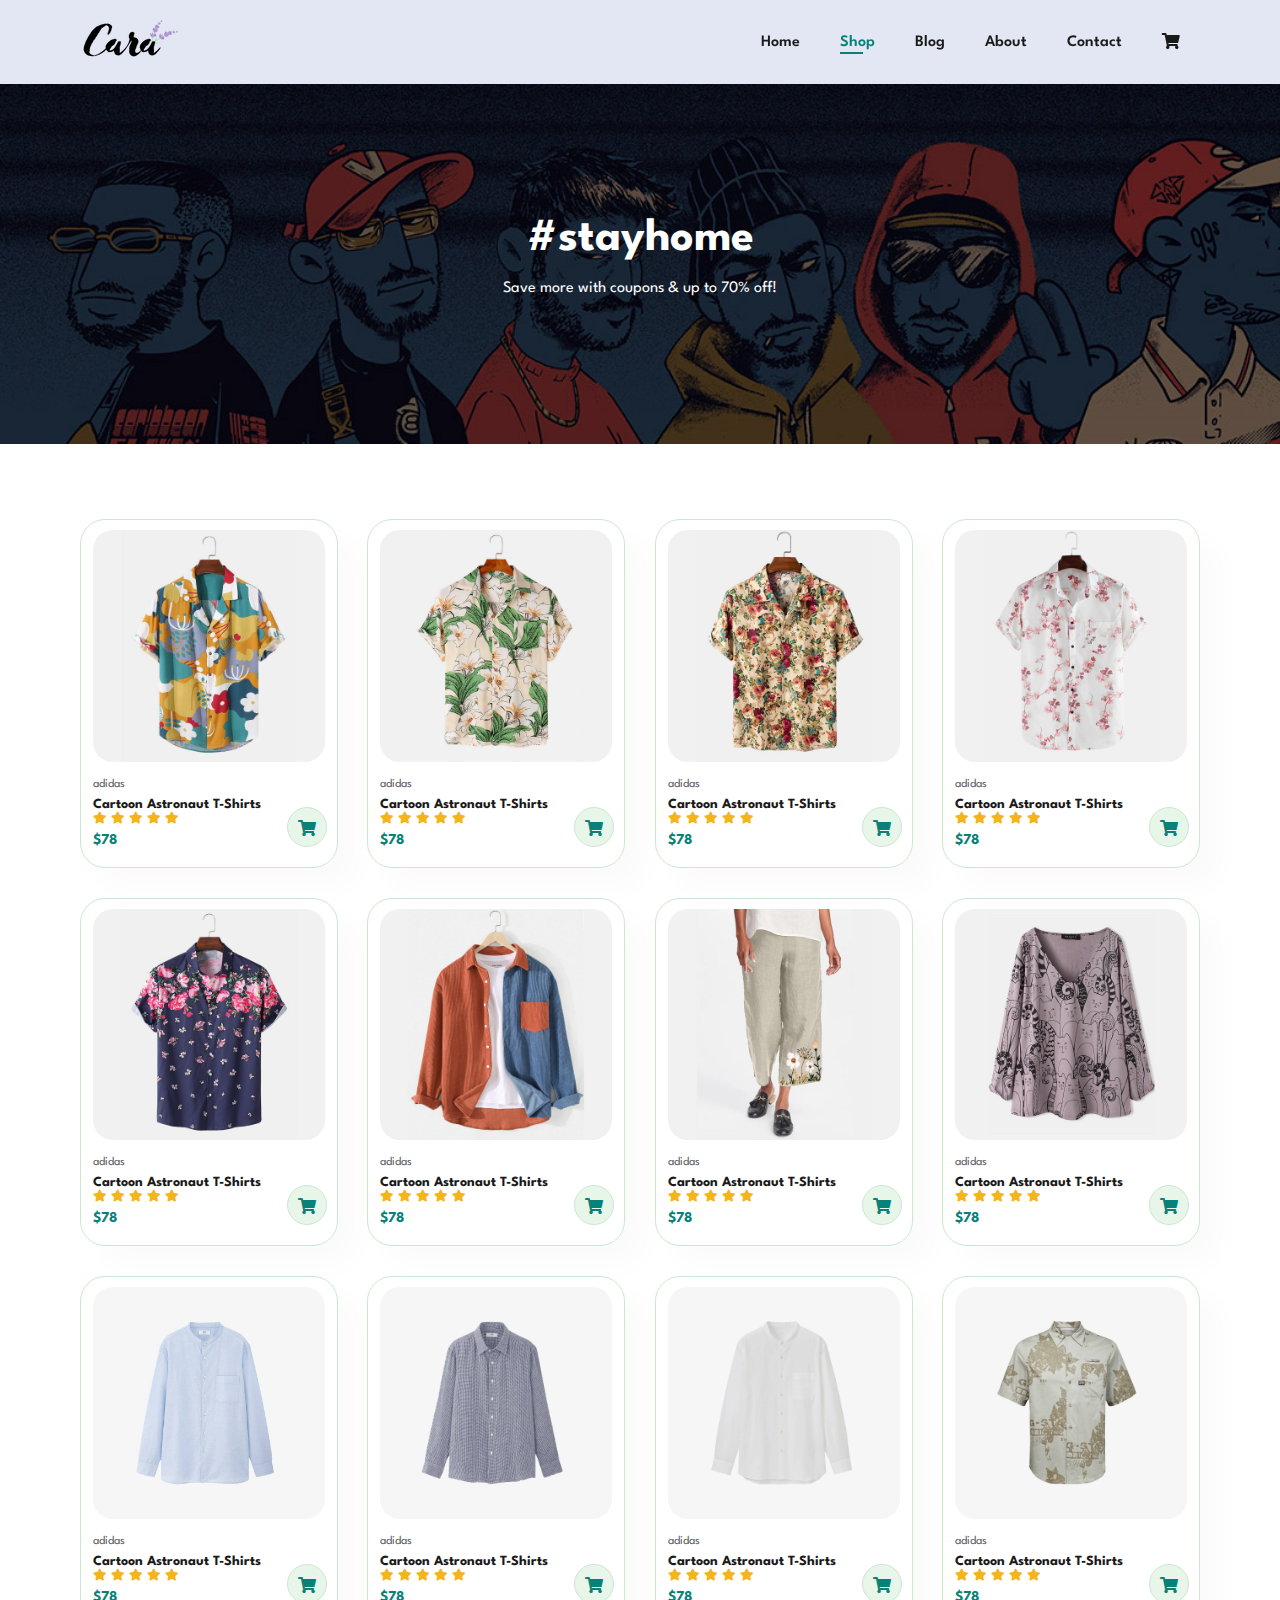
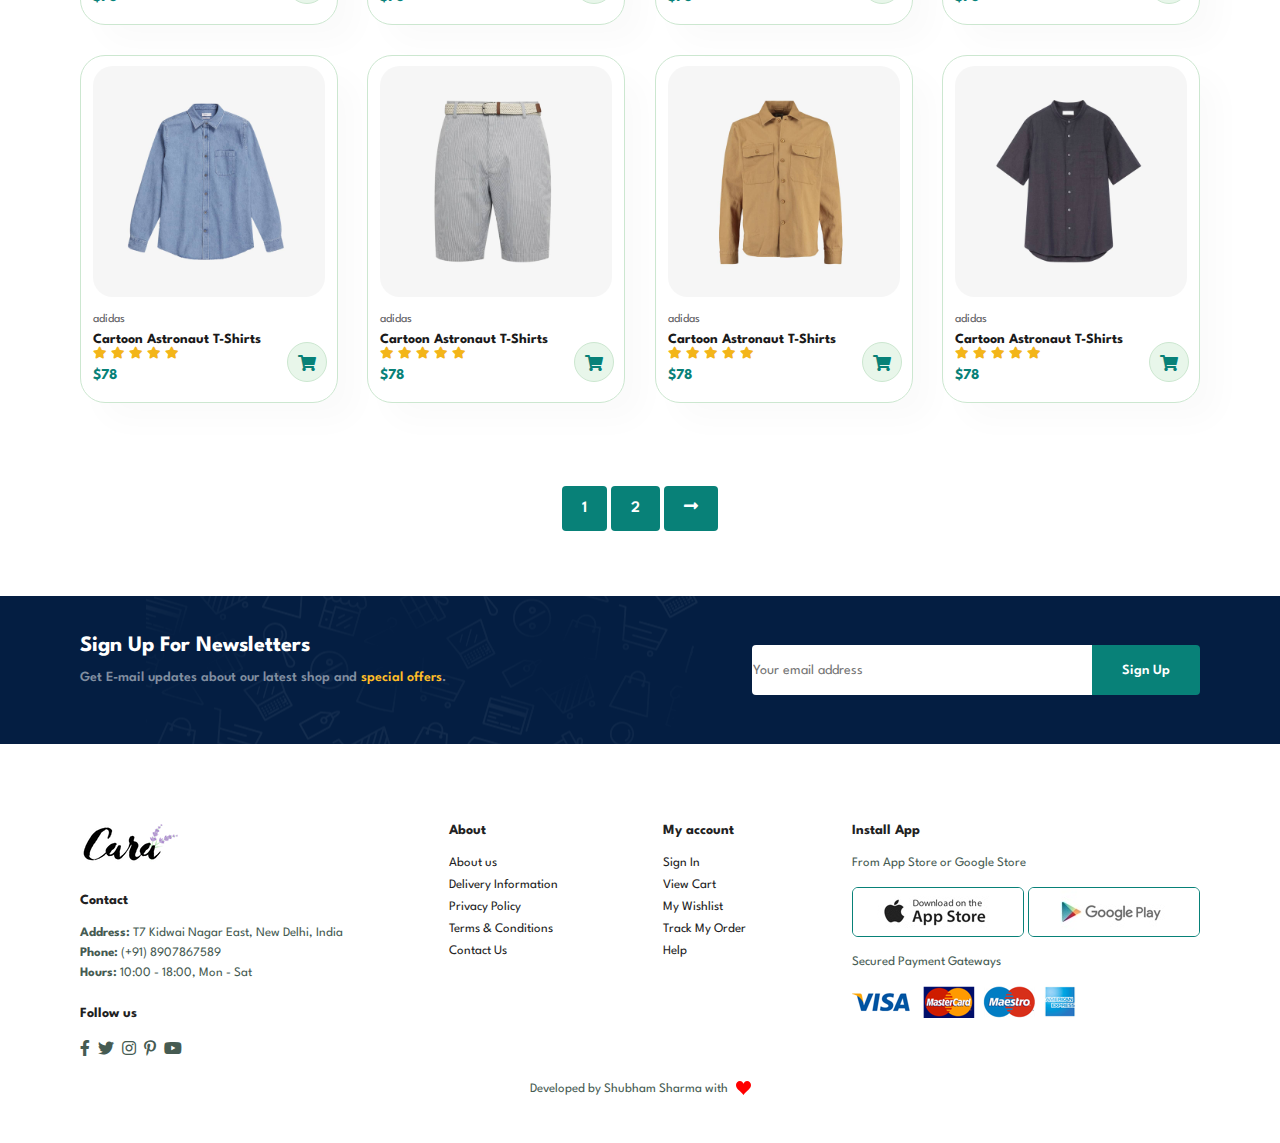
<file: shop.html>
<!DOCTYPE html>
<html lang="en">
<head>
    <meta charset="UTF-8">
    <meta name="viewport" content="width=device-width, initial-scale=1.0">
    <title>Cara Ecommerce</title>
    <link rel="stylesheet" href="style.css">
    <link rel="stylesheet" href="https://use.fontawesome.com/releases/v5.15.4/css/all.css"/>
    
    
</head>
<body>

    <section id="header">
        <a href="#"><img src="img/logo.png" class="logo" alt="logo of brand"></a>
        <div>
            <ul id="navbar">
                <li><a href="index.html">Home</a></li>
                <li><a class="active" href="shop.html">Shop</a></li>
                <li><a href="blog.html">Blog</a></li>
                <li><a href="about.html">About</a></li>
                <li><a href="contact.html">Contact</a></li>
                <li id="lg-bag"><a href="cart.html"><i class="fa fa-shopping-cart"></i></a></li>
                <a href="#" id="close"><i class="fa fa-times"></i></a>
            </ul>
        </div>
        <div id="mobile">
            <a href="cart.html"><i class="fa fa-shopping-cart"></i></a>
            <i id="bar" class="fas fa-outdent"></i>
        </div>
    </section>

    <section id="page-header">
        
        <h2>#stayhome</h2>
        <p>Save more with coupons & up to 70% off!</p>
        
    </section>

 

    <section id="product1" class="section-p1">
        
        <div class="pro-container">
            <div class="pro" onclick="window.location.href='sproduct.html';">
                <img src="img/products/f1.jpg" alt="">
                <div class="des">
                    <span>adidas</span>
                    <h5> Cartoon Astronaut T-Shirts</h5>
                    <div class="star">
                        <i class="fas fa-star"></i>
                        <i class="fas fa-star"></i>
                        <i class="fas fa-star"></i>
                        <i class="fas fa-star"></i>
                        <i class="fas fa-star"></i>
                    </div>
                    <h4>$78</h4>
                </div>
                <a href="#"><i class="fa fa-shopping-cart cart"></i></a>
            </div>
            <div class="pro">
                <img src="img/products/f2.jpg" alt="">
                <div class="des">
                    <span>adidas</span>
                    <h5> Cartoon Astronaut T-Shirts</h5>
                    <div class="star">
                        <i class="fas fa-star"></i>
                        <i class="fas fa-star"></i>
                        <i class="fas fa-star"></i>
                        <i class="fas fa-star"></i>
                        <i class="fas fa-star"></i>
                    </div>
                    <h4>$78</h4>
                </div>
                <a href="#"><i class="fa fa-shopping-cart cart"></i></a>
            </div>
            <div class="pro">
                <img src="img/products/f3.jpg" alt="">
                <div class="des">
                    <span>adidas</span>
                    <h5> Cartoon Astronaut T-Shirts</h5>
                    <div class="star">
                        <i class="fas fa-star"></i>
                        <i class="fas fa-star"></i>
                        <i class="fas fa-star"></i>
                        <i class="fas fa-star"></i>
                        <i class="fas fa-star"></i>
                    </div>
                    <h4>$78</h4>
                </div>
                <a href="#"><i class="fa fa-shopping-cart cart"></i></a>
            </div>
            <div class="pro">
                <img src="img/products/f4.jpg" alt="">
                <div class="des">
                    <span>adidas</span>
                    <h5> Cartoon Astronaut T-Shirts</h5>
                    <div class="star">
                        <i class="fas fa-star"></i>
                        <i class="fas fa-star"></i>
                        <i class="fas fa-star"></i>
                        <i class="fas fa-star"></i>
                        <i class="fas fa-star"></i>
                    </div>
                    <h4>$78</h4>
                </div>
                <a href="#"><i class="fa fa-shopping-cart cart"></i></a>
            </div>
            <div class="pro">
                <img src="img/products/f5.jpg" alt="">
                <div class="des">
                    <span>adidas</span>
                    <h5> Cartoon Astronaut T-Shirts</h5>
                    <div class="star">
                        <i class="fas fa-star"></i>
                        <i class="fas fa-star"></i>
                        <i class="fas fa-star"></i>
                        <i class="fas fa-star"></i>
                        <i class="fas fa-star"></i>
                    </div>
                    <h4>$78</h4>
                </div>
                <a href="#"><i class="fa fa-shopping-cart cart"></i></a>
            </div>
            <div class="pro">
                <img src="img/products/f6.jpg" alt="">
                <div class="des">
                    <span>adidas</span>
                    <h5> Cartoon Astronaut T-Shirts</h5>
                    <div class="star">
                        <i class="fas fa-star"></i>
                        <i class="fas fa-star"></i>
                        <i class="fas fa-star"></i>
                        <i class="fas fa-star"></i>
                        <i class="fas fa-star"></i>
                    </div>
                    <h4>$78</h4>
                </div>
                <a href="#"><i class="fa fa-shopping-cart cart"></i></a>
            </div>
            <div class="pro">
                <img src="img/products/f7.jpg" alt="">
                <div class="des">
                    <span>adidas</span>
                    <h5> Cartoon Astronaut T-Shirts</h5>
                    <div class="star">
                        <i class="fas fa-star"></i>
                        <i class="fas fa-star"></i>
                        <i class="fas fa-star"></i>
                        <i class="fas fa-star"></i>
                        <i class="fas fa-star"></i>
                    </div>
                    <h4>$78</h4>
                </div>
                <a href="#"><i class="fa fa-shopping-cart cart"></i></a>
            </div>
            <div class="pro">
                <img src="img/products/f8.jpg" alt="">
                <div class="des">
                    <span>adidas</span>
                    <h5> Cartoon Astronaut T-Shirts</h5>
                    <div class="star">
                        <i class="fas fa-star"></i>
                        <i class="fas fa-star"></i>
                        <i class="fas fa-star"></i>
                        <i class="fas fa-star"></i>
                        <i class="fas fa-star"></i>
                    </div>
                    <h4>$78</h4>
                </div>
                <a href="#"><i class="fa fa-shopping-cart cart"></i></a>
            </div>
     
            <div class="pro">
                <img src="img/products/n1.jpg" alt="">
                <div class="des">
                    <span>adidas</span>
                    <h5> Cartoon Astronaut T-Shirts</h5>
                    <div class="star">
                        <i class="fas fa-star"></i>
                        <i class="fas fa-star"></i>
                        <i class="fas fa-star"></i>
                        <i class="fas fa-star"></i>
                        <i class="fas fa-star"></i>
                    </div>
                    <h4>$78</h4>
                </div>
                <a href="#"><i class="fa fa-shopping-cart cart"></i></a>
            </div>
            <div class="pro">
                <img src="img/products/n2.jpg" alt="">
                <div class="des">
                    <span>adidas</span>
                    <h5> Cartoon Astronaut T-Shirts</h5>
                    <div class="star">
                        <i class="fas fa-star"></i>
                        <i class="fas fa-star"></i>
                        <i class="fas fa-star"></i>
                        <i class="fas fa-star"></i>
                        <i class="fas fa-star"></i>
                    </div>
                    <h4>$78</h4>
                </div>
                <a href="#"><i class="fa fa-shopping-cart cart"></i></a>
            </div>
            <div class="pro">
                <img src="img/products/n3.jpg" alt="">
                <div class="des">
                    <span>adidas</span>
                    <h5> Cartoon Astronaut T-Shirts</h5>
                    <div class="star">
                        <i class="fas fa-star"></i>
                        <i class="fas fa-star"></i>
                        <i class="fas fa-star"></i>
                        <i class="fas fa-star"></i>
                        <i class="fas fa-star"></i>
                    </div>
                    <h4>$78</h4>
                </div>
                <a href="#"><i class="fa fa-shopping-cart cart"></i></a>
            </div>
            <div class="pro">
                <img src="img/products/n4.jpg" alt="">
                <div class="des">
                    <span>adidas</span>
                    <h5> Cartoon Astronaut T-Shirts</h5>
                    <div class="star">
                        <i class="fas fa-star"></i>
                        <i class="fas fa-star"></i>
                        <i class="fas fa-star"></i>
                        <i class="fas fa-star"></i>
                        <i class="fas fa-star"></i>
                    </div>
                    <h4>$78</h4>
                </div>
                <a href="#"><i class="fa fa-shopping-cart cart"></i></a>
            </div>
            <div class="pro">
                <img src="img/products/n5.jpg" alt="">
                <div class="des">
                    <span>adidas</span>
                    <h5> Cartoon Astronaut T-Shirts</h5>
                    <div class="star">
                        <i class="fas fa-star"></i>
                        <i class="fas fa-star"></i>
                        <i class="fas fa-star"></i>
                        <i class="fas fa-star"></i>
                        <i class="fas fa-star"></i>
                    </div>
                    <h4>$78</h4>
                </div>
                <a href="#"><i class="fa fa-shopping-cart cart"></i></a>
            </div>
            <div class="pro">
                <img src="img/products/n6.jpg" alt="">
                <div class="des">
                    <span>adidas</span>
                    <h5> Cartoon Astronaut T-Shirts</h5>
                    <div class="star">
                        <i class="fas fa-star"></i>
                        <i class="fas fa-star"></i>
                        <i class="fas fa-star"></i>
                        <i class="fas fa-star"></i>
                        <i class="fas fa-star"></i>
                    </div>
                    <h4>$78</h4>
                </div>
                <a href="#"><i class="fa fa-shopping-cart cart"></i></a>
            </div>
            <div class="pro">
                <img src="img/products/n7.jpg" alt="">
                <div class="des">
                    <span>adidas</span>
                    <h5> Cartoon Astronaut T-Shirts</h5>
                    <div class="star">
                        <i class="fas fa-star"></i>
                        <i class="fas fa-star"></i>
                        <i class="fas fa-star"></i>
                        <i class="fas fa-star"></i>
                        <i class="fas fa-star"></i>
                    </div>
                    <h4>$78</h4>
                </div>
                <a href="#"><i class="fa fa-shopping-cart cart"></i></a>
            </div>
            <div class="pro">
                <img src="img/products/n8.jpg" alt="">
                <div class="des">
                    <span>adidas</span>
                    <h5> Cartoon Astronaut T-Shirts</h5>
                    <div class="star">
                        <i class="fas fa-star"></i>
                        <i class="fas fa-star"></i>
                        <i class="fas fa-star"></i>
                        <i class="fas fa-star"></i>
                        <i class="fas fa-star"></i>
                    </div>
                    <h4>$78</h4>
                </div>
                <a href="#"><i class="fa fa-shopping-cart cart"></i></a>
            </div>
        </div>

    </section>

    <section id="pagination" class="section-p1">
        <a href="#">1</a>
        <a href="#">2</a>
        <a href="#"><i class="fas fa-long-arrow-alt-right"></i></a>
    </section>

    <section id="newsletter" class="section-p1 section-m1">
        <div class="newstext">
            <h4>Sign Up For Newsletters</h4>
            <p>Get E-mail updates about our latest shop and <span>special offers</span>.</p>
        </div>
        <div class="form">
            <input type="text" placeholder="Your email address">
            <button class="normal">Sign Up</button>
        </div>
    </section>

    <footer class="section-p1">
        <div class="col">
            <img class="logo" src="img/logo.png" alt="">
            <h4>Contact</h4>
            <p><strong>Address:</strong> T7 Kidwai Nagar East, New Delhi, India</p>
            <p><strong>Phone:</strong> (+91) 8907867589</p>
            <p><strong>Hours:</strong> 10:00 - 18:00, Mon - Sat</p>
            <div class="follow">
                <h4>Follow us</h4>
                <div class="icon">
                    <i class="fab fa-facebook-f"></i>
                    <i class="fab fa-twitter"></i>
                    <i class="fab fa-instagram"></i>
                    <i class="fab fa-pinterest-p"></i>
                    <i class="fab fa-youtube"></i>
                    
                </div>
            </div>
        </div>
        <div class="col">
            <h4>About</h4>
            <a href="#">About us</a>
            <a href="#">Delivery Information</a>
            <a href="#">Privacy Policy</a>
            <a href="#">Terms & Conditions</a>
            <a href="#">Contact Us</a>
        </div>

        <div class="col">
            <h4>My account</h4>
            <a href="#">Sign In</a>
            <a href="#">View Cart</a>
            <a href="#">My Wishlist</a>
            <a href="#">Track My Order</a>
            <a href="#">Help</a>
        </div>
        <div class="col install">
            <h4>Install App</h4>
            <p>From App Store or Google Store</p>
            <div class="row">
                <img src="img/pay/app.jpg" alt="">
                <img src="img/pay/play.jpg" alt="">
            </div>
            <p>Secured Payment Gateways</p>
            <img src="img/pay/pay.png" alt="">
        </div>

        <div class="copyright">
            <p>Developed by Shubham Sharma with <svg class="heart" viewBox="0 0 32 29.6">
                <path d="M23.6,0c-3.4,0-6.3,2.7-7.6,5.6C14.7,2.7,11.8,0,8.4,0C3.8,0,0,3.8,0,8.4c0,9.4,9.5,11.9,16,21.2
                  c6.1-9.3,16-12.1,16-21.2C32,3.8,28.2,0,23.6,0z"/>
              </svg> 
            </p>
        </div>

    
    </footer>

    <script src="script.js"></script>
    
</body>
</html>
</file>
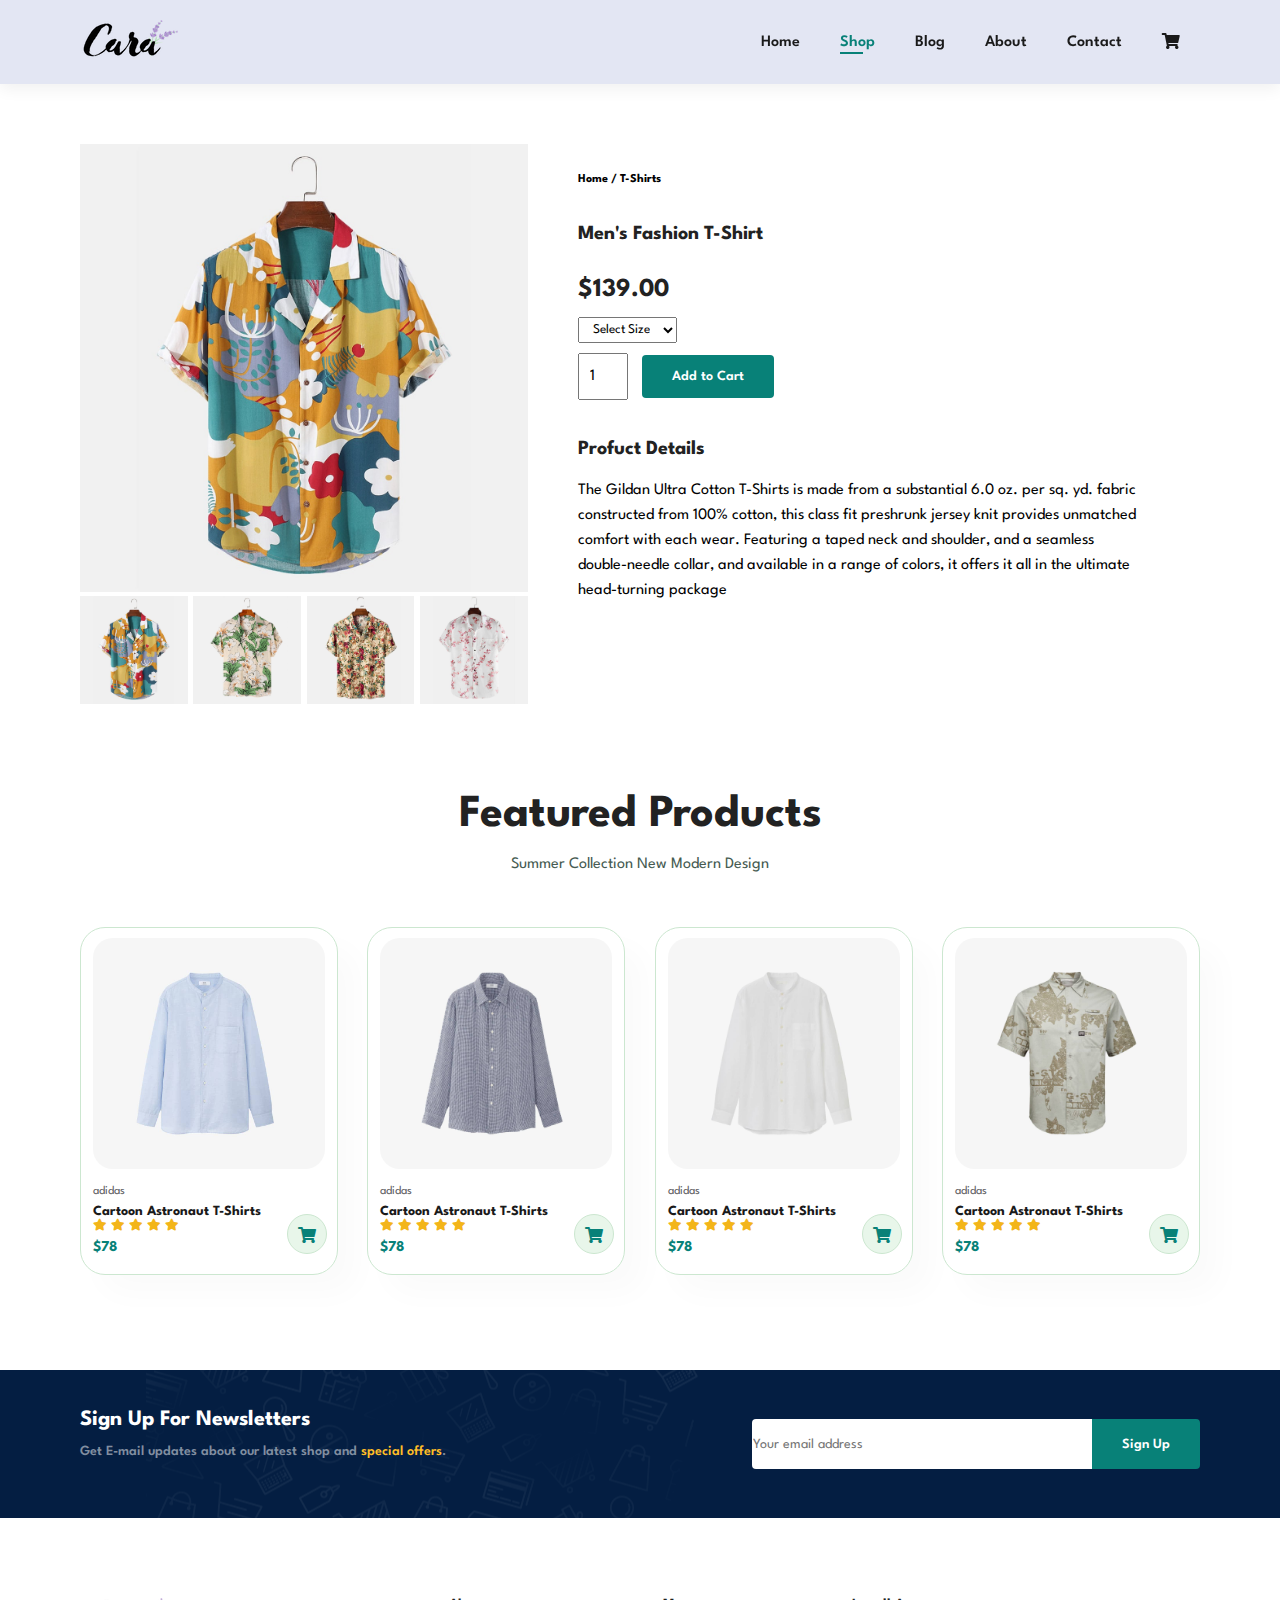
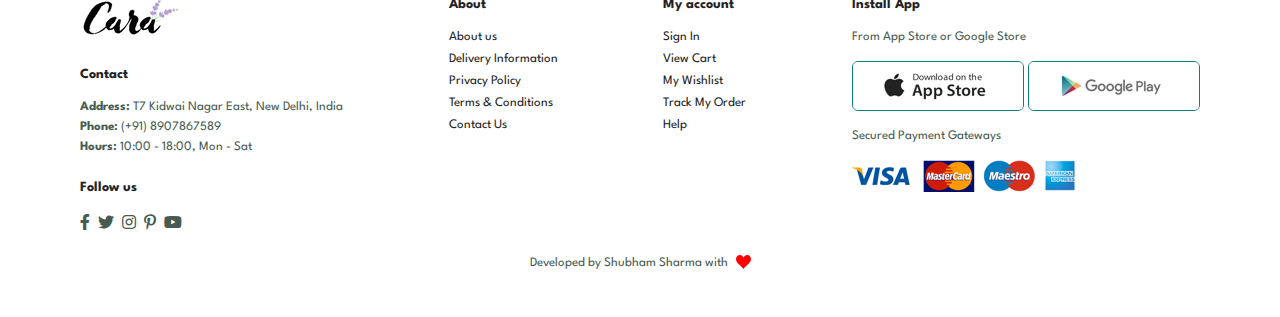
<file: sproduct.html>
<!DOCTYPE html>
<html lang="en">

<head>
    <meta charset="UTF-8">
    <meta name="viewport" content="width=device-width, initial-scale=1.0">
    <title>Cara Ecommerce</title>
    <link rel="stylesheet" href="style.css">
    <link rel="stylesheet" href="https://use.fontawesome.com/releases/v5.15.4/css/all.css" />


</head>

<body>

    <section id="header">
        <a href="#"><img src="img/logo.png" class="logo" alt="logo of brand"></a>
        <div>
            <ul id="navbar">
                <li><a href="index.html">Home</a></li>
                <li><a class="active" href="shop.html">Shop</a></li>
                <li><a href="blog.html">Blog</a></li>
                <li><a href="about.html">About</a></li>
                <li><a href="contact.html">Contact</a></li>
                <li id="lg-bag"><a href="cart.html"><i class="fa fa-shopping-cart"></i></a></li>
                <a href="#" id="close"><i class="fa fa-times"></i></a>
            </ul>
        </div>
        <div id="mobile">
            <a href="cart.html"><i class="fa fa-shopping-cart"></i></a>
            <i id="bar" class="fas fa-outdent"></i>
        </div>
    </section>

    <section id="prodetails" class="section-p1">
        <div class="single-pro-image">
            <img src="img/products/f1.jpg" width="100%" id="MainImg" alt="">
            <div class="small-img-group">
                <div class="small-img-col">
                    <img src="img/products/f1.jpg" width="100%" class="small-img" alt="">
                </div>

                <div class="small-img-col">
                    <img src="img/products/f2.jpg" width="100%" class="small-img" alt="">
                </div>

                <div class="small-img-col">
                    <img src="img/products/f3.jpg" width="100%" class="small-img" alt="">
                </div>

                <div class="small-img-col">
                    <img src="img/products/f4.jpg" width="100%" class="small-img" alt="">
                </div>
            </div>
        </div>
        <div class="single-pro-details">
            <h6>Home / T-Shirts</h6>
            <h4>Men's Fashion T-Shirt</h4>
            <h2>$139.00</h2>
            <select>
                <option>Select Size</option>
                <option>XL</option>
                <option>XXL</option>
                <option>Small</option>
                <option>Large</option>
            </select>
            <input type="number" value="1">
            <button class="normal">Add to Cart</button>
            <h4>Profuct Details</h4>
            <span>The Gildan Ultra Cotton T-Shirts is made from a substantial 6.0 oz. per sq. yd. fabric constructed
                from 100% cotton, this class fit preshrunk jersey knit provides unmatched comfort with each wear.
                Featuring a taped neck and shoulder, and a seamless double-needle collar, and available in a range of
                colors, it offers it all in the ultimate head-turning package</span>

        </div>
    </section>

    <section id="product1" class="section-p1">
        <h2>Featured Products</h2>
        <p>Summer Collection New Modern Design</p>
        <div class="pro-container">
            <div class="pro">
                <img src="img/products/n1.jpg" alt="">
                <div class="des">
                    <span>adidas</span>
                    <h5> Cartoon Astronaut T-Shirts</h5>
                    <div class="star">
                        <i class="fas fa-star"></i>
                        <i class="fas fa-star"></i>
                        <i class="fas fa-star"></i>
                        <i class="fas fa-star"></i>
                        <i class="fas fa-star"></i>
                    </div>
                    <h4>$78</h4>
                </div>
                <a href="#"><i class="fa fa-shopping-cart cart"></i></a>
            </div>
            <div class="pro">
                <img src="img/products/n2.jpg" alt="">
                <div class="des">
                    <span>adidas</span>
                    <h5> Cartoon Astronaut T-Shirts</h5>
                    <div class="star">
                        <i class="fas fa-star"></i>
                        <i class="fas fa-star"></i>
                        <i class="fas fa-star"></i>
                        <i class="fas fa-star"></i>
                        <i class="fas fa-star"></i>
                    </div>
                    <h4>$78</h4>
                </div>
                <a href="#"><i class="fa fa-shopping-cart cart"></i></a>
            </div>
            <div class="pro">
                <img src="img/products/n3.jpg" alt="">
                <div class="des">
                    <span>adidas</span>
                    <h5> Cartoon Astronaut T-Shirts</h5>
                    <div class="star">
                        <i class="fas fa-star"></i>
                        <i class="fas fa-star"></i>
                        <i class="fas fa-star"></i>
                        <i class="fas fa-star"></i>
                        <i class="fas fa-star"></i>
                    </div>
                    <h4>$78</h4>
                </div>
                <a href="#"><i class="fa fa-shopping-cart cart"></i></a>
            </div>
            <div class="pro">
                <img src="img/products/n4.jpg" alt="">
                <div class="des">
                    <span>adidas</span>
                    <h5> Cartoon Astronaut T-Shirts</h5>
                    <div class="star">
                        <i class="fas fa-star"></i>
                        <i class="fas fa-star"></i>
                        <i class="fas fa-star"></i>
                        <i class="fas fa-star"></i>
                        <i class="fas fa-star"></i>
                    </div>
                    <h4>$78</h4>
                </div>
                <a href="#"><i class="fa fa-shopping-cart cart"></i></a>
            </div>
        </div>

    </section>

    <section id="newsletter" class="section-p1 section-m1">
        <div class="newstext">
            <h4>Sign Up For Newsletters</h4>
            <p>Get E-mail updates about our latest shop and <span>special offers</span>.</p>
        </div>
        <div class="form">
            <input type="text" placeholder="Your email address">
            <button class="normal">Sign Up</button>
        </div>
    </section>

    <footer class="section-p1">
        <div class="col">
            <img class="logo" src="img/logo.png" alt="">
            <h4>Contact</h4>
            <p><strong>Address:</strong> T7 Kidwai Nagar East, New Delhi, India</p>
            <p><strong>Phone:</strong> (+91) 8907867589</p>
            <p><strong>Hours:</strong> 10:00 - 18:00, Mon - Sat</p>
            <div class="follow">
                <h4>Follow us</h4>
                <div class="icon">
                    <i class="fab fa-facebook-f"></i>
                    <i class="fab fa-twitter"></i>
                    <i class="fab fa-instagram"></i>
                    <i class="fab fa-pinterest-p"></i>
                    <i class="fab fa-youtube"></i>

                </div>
            </div>
        </div>
        <div class="col">
            <h4>About</h4>
            <a href="#">About us</a>
            <a href="#">Delivery Information</a>
            <a href="#">Privacy Policy</a>
            <a href="#">Terms & Conditions</a>
            <a href="#">Contact Us</a>
        </div>

        <div class="col">
            <h4>My account</h4>
            <a href="#">Sign In</a>
            <a href="#">View Cart</a>
            <a href="#">My Wishlist</a>
            <a href="#">Track My Order</a>
            <a href="#">Help</a>
        </div>
        <div class="col install">
            <h4>Install App</h4>
            <p>From App Store or Google Store</p>
            <div class="row">
                <img src="img/pay/app.jpg" alt="">
                <img src="img/pay/play.jpg" alt="">
            </div>
            <p>Secured Payment Gateways</p>
            <img src="img/pay/pay.png" alt="">
        </div>

        <div class="copyright">
            <p>Developed by Shubham Sharma with <svg class="heart" viewBox="0 0 32 29.6">
                    <path d="M23.6,0c-3.4,0-6.3,2.7-7.6,5.6C14.7,2.7,11.8,0,8.4,0C3.8,0,0,3.8,0,8.4c0,9.4,9.5,11.9,16,21.2
                  c6.1-9.3,16-12.1,16-21.2C32,3.8,28.2,0,23.6,0z" />
                </svg>
            </p>
        </div>


    </footer>

    <script>
        var MainImg = document.getElementById("MainImg");
        var smallimg = document.getElementsByClassName("small-img");

        smallimg[0].onclick = function(){
            MainImg.src = smallimg[0].src;
        }
        smallimg[1].onclick = function(){
            MainImg.src = smallimg[1].src;
        }
        smallimg[2].onclick = function(){
            MainImg.src = smallimg[2].src;
        }
        smallimg[3].onclick = function(){
            MainImg.src = smallimg[3].src;
        }
    </script>

    <script src="script.js"></script>

</body>

</html>


<!-- 25.35 -->
</file>
<file: style.css>
@import url('https://fonts.googleapis.com/css2?family=Spartan:wght@100;200;300;400;500;600;700;800;900&display=swap');

*{
    margin: 0;
    padding: 0;
    box-sizing: border-box;
    font-family: 'Spartan', sans-serif;
}

h1{
    font-size: 50px;
    line-height: 64px;
    color:#222;
}

h2{
    font-size: 46px;
    line-height: 54px;
    color: #222;
}

h4{
    font-size: 20px;
    color: #222;
}

h6{
    font-size: 12px;
    font-weight: 700;
}

p{
    font-size: 16px;
    margin: 15px 0 20px 0;
    color: #465b52;
}

.section-p1{
    padding: 40px 80px;
}

.section-m1{
    margin: 40px 0;
}

button.normal{
    font-size: 14px;
    font-weight: 600;
    padding: 15px 30px;
    color: #000;
    background-color: #fff;
    border-radius: 4px;
    cursor: pointer;
    border: none;
    outline: none;
    transition: 0.2s;

}

button.white{
    font-size: 13px;
    font-weight: 600;
    padding: 11px 18px;
    color: #fff;
    background-color: transparent;
    cursor: pointer;
    border: 1px solid #fff;
    outline: none;
    transition: 0.2s;

}

body{
    width: 100%;
}

#header{
    display: flex;
    align-items: center;
    justify-content: space-between;
    padding: 20px 80px;
    background: #E3E6F3;
    box-shadow: 0 5px 15px rgba(0,0,0,0.06);
    z-index: 999;
    position: sticky;
    top: 0;
    left: 0;
}

#navbar{
    display: flex;
    align-items: center;
    justify-content: center;

}

#navbar li{
    list-style: none;
    padding: 0 20px;
    position: relative;
}

#navbar li a{
    text-decoration: none;
    font-size: 16px;
    font-weight: 600;
    color: #1a1a1a ;
    transition: 0.03s ease;
}

#navbar li a:hover,
#navbar li a.active {
    color: #088178;
}

#navbar li a.active::after,
#navbar li a:hover::after {
    content: "";
    width: 30%;
    height: 2px;
    background: #088178;
    position: absolute;
    bottom: -4px;
    left: 20px;
}

#mobile{
    display: none;
    align-items: center;
}

#close{
    display: none;
}

#hero{
    background-image: url("img/hero4.png");
    height:90vh;
    width: 100%;
    background-position: top 20% right 0;
    background-size: cover;
    padding: 0 80px;
    display: flex;
    flex-direction: column;
    align-items: flex-start;
    justify-content: center;
}

#hero h4{
    padding-bottom: 15px;

}

#hero h1{
    color: #088178;
}
#hero button{
    background-image: url("img/button.png");
    background-color: transparent;
    color: #088178;
    border:0;
    padding: 14px 80px 14px 65px;
    background-repeat: no-repeat;
    cursor: pointer;
    font-weight: 700;
    font-size: 15px;
}
#feature{
    display: flex;
    align-items: center;
    justify-content: space-between;
    flex-wrap: wrap;
}

#feature .fe-box{
    width: 180px;
    text-align: center;
    padding: 25px 15px;
    box-shadow: 20px 20px 34px rgba(0,0,0,0.03);
    border: 1px solid #cce7d0;
    border-radius: 4px;
    margin: 15px 0;

}

#feature .fe-box:hover{
    box-shadow: 10px 10px 54px rgba(70,62,221,0.1);
}

#feature .fe-box img{
    width: 100%;
    margin-bottom: 10px;
}

#feature .fe-box h6{
    display: inline-block;
    padding: 9px 8px 6px 8px;
    line-height: 1;
    border-radius: 4px;
    color: #088178;
    background-color: #fddde4;

}

#feature .fe-box:nth-child(2) h6{
    background-color: #cdebbc;
}

#feature .fe-box:nth-child(3) h6{
    background-color: #d1e8f2
}
#feature .fe-box:nth-child(4) h6{
    background-color: #cdd4f8;
}
#feature .fe-box:nth-child(5) h6{
    background-color: #f6dbf6;
}
#feature .fe-box:nth-child(6) h6{
    background-color: #fff2e5;
}
#product1{
    text-align: center;
}

#product1 .pro-container{
    display: flex;
    justify-content: space-between;
    padding-top: 20px;
    flex-wrap: wrap;
}

#product1 .pro{
    width: 23%;
    min-width: 250px;
    padding: 10px 12px;
    border: 1px solid #cce7d0;
    border-radius: 25px;
    cursor: pointer;
    box-shadow: 20px 20px 30px rgba(0,0,0,0.02);
    margin: 15px 0;
    transition: 0.2s ease;
    position: relative;
}

#product1 .pro:hover{
    box-shadow: 20px 20px 30px rgba(0,0,0,0.06);
}

#product1 .pro img{
    width: 100%;
    border-radius: 20px;
}

#product1 .pro .des{
    text-align: start;
    padding: 10px 0;

}

#product1 .pro .des span{
    color: #606063;
    font-size: 12px;
}

#product1 .pro .des h5{
    padding-top: 7px;
    color: #1a1a1a;
    font-size: 14px;
}

#product1 .pro .des i{
    font-size: 12px;
    color: rgb(243, 181, 25);
}

#product1 .pro .des h4{
    padding-top: 7px;
    font-size: 15px;
    font-weight: 700;
    color: #088178;
}

#product1 .pro .cart{
    width: 40px;
    height: 40px;
    line-height: 40px;
    border-radius:50px;
    /* font-weight: 500; */
    background-color: #e8f6ea;
    
    color: #088178;
    border: 1px solid #cce7d0;
    position: absolute;
    bottom: 20px;
    right: 10px;
}


#banner{
    display: flex;
    flex-direction: column;
    justify-content: center;
    align-items: center;
    text-align: center;
    background-image: url("img/banner/b2.jpg");
    width: 100%;
    height: 40vh;
    background-size: cover;
    background-position: center;
}

#banner h4{
    color: #fff;
    font-size: 16px;
}

#banner h2{
    color: #fff;
    font-size: 30px;
    padding: 10px 0px;
}

#banner h2 span{
    color: #ef3636;
    
}

#banner button:hover{
    background-color: #088178;
    color: #fff;
}

#sm-banner{
    display: flex;
    justify-content: space-between;
    flex-wrap: wrap;
}

#sm-banner .banner-box{
    display: flex;
    flex-direction: column;
    justify-content: center;
    align-items: flex-start;
    background-image: url("img/banner/b17.jpg");
    min-width: 850px;
    height: 50vh;
    background-size: cover;
    background-position: center;
    padding: 30px;
}

#sm-banner .banner-box2{
    background-image: url("img/banner/b10.jpg");
}

#sm-banner h4{
    color: #fff;
    font-size: 20px;
    font-weight: 300;
}

#sm-banner h2{
    color: #fff;
    font-size: 28px;
    font-weight: 800;
}

#sm-banner span{
    color: #fff;
    font-size: 14px;
    font-weight: 500;
    padding-bottom: 15px;
}

#sm-banner .banner-box:hover button{
    background: #088178;
    border: 1px solid #088178;
}

#banner3{
    display: flex;
    justify-content: space-between;
    flex-wrap: wrap;
    padding: 0 80px;
}

#banner3 .banner-box {
    display: flex;
    flex-direction: column;
    justify-content: center;
    align-items: flex-start;
    background-image: url("img/banner/b7.jpg");
    min-width: 30%;
    height: 30vh;
    background-size: cover;
    background-position: center;
    padding: 20px;
    margin-bottom: 20px;
}

#banner3 .banner-box2{
   background-image: url("img/banner/b4.jpg");

}

#banner3 .banner-box3{
    background-image: url("img/banner/b18.jpg");
 
 }

#banner3 h2{
    color: #fff;
    font-weight: 900;
    font-size: 22px;
}

#banner3 h3{
    color: #ec544e;
    font-weight: 800;
    font-size: 15px;
}

#newsletter{
    display: flex;
    justify-content: space-between;
    flex-wrap: wrap;
    align-items: center;
    background-image: url("img/banner/b14.png");
    background-repeat: no-repeat;
    background-position: 20% 30%;
    background-color: #041e42;
}

#newsletter h4{
    font-size: 22px;
    font-weight: 700;
    color: #fff;

}

#newsletter p{
    font-size: 14px;
    font-weight: 600;
    color: #818ea0;
    
}

#newsletter p span{
    color: #ffbd27;
}

#newsletter .form{
    display: flex;
    width: 40%;
}

#newsletter input{
    height: 3.125rem;
    padding: 0 1.25 em;
    font-size: 14px;
    width: 100%;
    border: 1px solid transparent;
    border-radius: 4px;
    outline: none;
    border-top-right-radius: 0;
    border-bottom-right-radius: 0;


}

#newsletter button{
    background-color: #088178;
    color: #fff;
    white-space: nowrap;
    border-top-left-radius: 0;
    border-bottom-left-radius: 0;
}


footer{
    display: flex;
    flex-wrap: wrap;
    justify-content: space-between;
}

footer .col{
    display: flex;
    flex-direction: column;
    align-items: flex-start;
    margin-bottom: 20px;
}

footer .logo{
    margin-bottom: 30px;

}

footer h4{
    font-size: 14px;
    padding-bottom: 20px;
}


footer p{
    font-size: 13px;
    margin: 0 0 8px 0;

}

footer a{
    font-size: 13px;
    text-decoration: none;
    color: #222;
    margin-bottom: 10px;
}

footer .follow{
    margin-top: 20px;
}

footer .follow i{
    color: #465b52;
    padding-right: 4px;
    cursor: pointer;
}

footer .install .row img{
    border: 1px solid #088178;
    border-radius: 6px;
}

footer .install img{
    margin: 10px 0 15px 0;
}
footer .follow i:hover,
footer a:hover{
    color: #088178;
}

footer .copyright{
    width: 100%;
    text-align: center;
}

.heart {
    fill: red;
    position: relative;
    top: 3px;
    width: 20px;
    animation: pulse 1s ease infinite;
    padding-left: 5px;
  }
  
  @keyframes pulse {
    0% { transform: scale(1); }
    50% { transform: scale(1.3); }
    100% { transform: scale(1); }
  }


  /*shop page*/

  #page-header{
    background-image: url("img/banner/b1.jpg");
    width: 100%;
    height: 40vh;
    background-size: cover;
    display: flex;
    justify-content: center;
    text-align: center;
    flex-direction: column;
    padding: 14px;
  }

  #page-header h2,
  #page-header p{
    color: #fff;
  }

  #pagination{
    text-align: center;
  }

  #pagination a{
    text-decoration: none;
    background-color: #088178;
    padding: 15px 20px;
    border-radius: 4px;
    color: #fff;
    font-weight: 600;
  }

  #pagination a i{
    font-size: 16px;
    font-weight: 600;
  }


  /*Single Product */

  #prodetails{
    display: flex;
    margin-top: 20px;
  }

  #prodetails .single-pro-image{
        width: 40%;
        margin-right: 50px;
  }

  .small-img-group{
    display: flex;
    justify-content: space-between;
  }

  .small-img-col{
    flex-basis: 24%;
    cursor: pointer;
  }

#prodetails .single-pro-details{
    width: 50%;
    padding-top: 30px;
}

#prodetails .single-pro-details h4{
    padding: 40px 0 20px 0;
}

#prodetails .single-pro-details h2{
    font-size: 26px;
}

#prodetails .single-pro-details select{
    display: block;
    padding: 5px 10px;
    margin-bottom: 10px;
}

#prodetails .single-pro-details input{
    width: 50px;
    height: 47px;
    padding-left: 10px;
    font-size: 16px;
    margin-right: 10px;
}

#prodetails .single-pro-details input:focus{
    outline: none;
}

#prodetails .single-pro-details button{
    background-color: #088178;
    color: #fff;
}

#prodetails .single-pro-details span{
    line-height: 25px;
}

/* Blog page */

#page-header.blog-header{
    background-image: url("img/banner/b19.jpg");   
}

#blog{
    padding: 150px 150px 0 150px;
}

#blog .blog-box{
    display: flex;
    align-items: center;
    width: 100%;
    position: relative;
    padding-bottom: 90px;

}

#blog .blog-img{
    width: 50%;
    margin-right: 40px;
}
#blog img{
    width: 100%;
    height: 300px;
    object-fit: cover;
}

#blog .blog-details{
    width: 50%;
}

#blog .blog-details a{
    text-decoration: none;
    font-size: 11px;
    color: #000;
    font-weight: 700;
    position: relative;
    transition: 0.3s;
}

#blog .blog-details a::after{
    content: "";
    width: 50px;
    height: 1px;
    background-color: #000;
    position: absolute;
    top: 4px;
    right: -60px;
}

#blog .blog-details a:hover{
    color: #088178;
}

#blog .blog-details a:hover::after{
    background-color: #088178;
}

#blog .blog-box h1{
    position: absolute;
    top: -40px;
    left: 0;
    font-size: 70px;
    font-weight: 700;
    color: #c9cbce;
    z-index: -9;
}

/* About Page */

#page-header.about-header{
    background-image: url(img/about/banner.png);
}

#about-head{
    display: flex;
    align-items: center;
}

#about-head img{
    width: 50%;
    height: auto;
}

#about-head div{
    padding-left: 40px;
}

#about-app{
    text-align: center;
}
#about-app .video{
    width: 70%;
    height: 100%;
    margin: 30px auto 0 auto;
}

#about-app .video video{
    width: 100%;
    height: 100%;
    border-radius: 20px;
}

/* Contact Page */

#contact-details {
    display: flex;
    align-items: center;
    justify-content: space-between;
}

#contact-details .details{
    width: 40%;
}

#contact-details .details span,
#form-details form span{
    font-size: 12px;
}

#contact-details .details h2,
#form-details form h2{
    font-size: 26px;
    line-height: 35px;
    padding: 20px 0;
}

#contact-details .details h3{
    font-size: 16px;
    padding-bottom: 15px;
}

#contact-details .details li{
    list-style: none;
    display: flex;
    padding: 10px 0;
}

#contact-details .details li i{
    font-size: 14px;
    padding-right: 22px;
}

#contact-details .details li p{
    margin: 0;
    font-size: 14px;
}

#contact-details .map{
    width: 55%;
    height: 400px;
}

#contact-details .map iframe{
    width: 100%;
    height: 100%;
}

#form-details{
    display: flex;
    justify-content: space-between;
    margin: 30px;
    padding: 80px;
    border: 1px solid #e1e1e1;
}
#form-details form{
    width: 65%;
    display: flex;
    flex-direction: column;
    align-items: flex-start;
}

#form-details form input,
#form-details form textarea{
    width: 100%;
    padding: 12px 15px;
    outline: none;
    margin-bottom: 20px;
    border: 1px solid #e1e1e1;
}

#form-details form button{
    background-color: #088178;
    color: #fff;
}

#form-details .people div{
    padding-bottom: 25px;
    display: flex;
    align-items: flex-start;
}

#form-details .people div img{
    width: 65px;
    height: 65px;
    object-fit: cover;
    margin-right: 15px;
}

#form-details .people div p{
    margin: 0;
    font-size: 13px;
    line-height: 25px;
}

#form-details .people div span{
    display: block;
    font-size: 16px;
    font-weight: 600;
    color: #000;
}

/* Cart Page */

#cart{
    overflow-x: auto;
}

#cart table{
    width: 100%;
    border-collapse: collapse;
    table-layout: fixed;
    white-space: nowrap;
}

#cart table img{
   width: 70px; 
}

#cart table td:nth-child(1){
    width: 100px;
    text-align: center;
}

#cart table td:nth-child(2){
    width: 150px;
    text-align: center;
}

#cart table td:nth-child(3){
    width: 250px;
    text-align: center;
}

#cart table td:nth-child(4),
#cart table td:nth-child(5),
#cart table td:nth-child(6){
    width: 150px;
    text-align: center;
}

#cart table td:nth-child(5) input{
    width: 70px;
    padding: 10px 5px 10px 15px;
}

#cart table thead{
    border: 1px solid #e2e9e1;
    border-left: none;
    border-right: none;
}

#cart table thead td{
    font-weight: 700;
    text-transform: uppercase;
    font-size: 13px;
    padding: 18px 0;
}

#cart table tbody tr td{
    padding-top: 15px;
}

#cart table tbody td{
    font-size: 13px;
}

#cart-add{
    display: flex;
    flex-wrap: wrap;
    justify-content: space-between;
}

#coupon{
    width: 50%;
    margin-bottom: 30px;
}

#coupon h3,
#subtotal h3{
    padding-bottom: 15px;
}
#coupon input{
    padding: 10px 20px;
    outline: none;
    width: 60%;
    margin-right: 10px;
    border: 1px solid #e2e9e1;
}
#coupon button,
#subtotal button{
    background-color: #088178;
    color: #fff;
    padding: 12px 20px;
}

#subtotal{
    width: 50%;
    margin-bottom: 30px;
    border: 1px solid #e2e9e1;
    padding: 30px;
}

#subtotal table{
    border-collapse: collapse;
    width: 100%;
    margin-bottom: 20px;
}

#subtotal table td{
    width: 50%;
    border: 1px solid #e2e9e1;
    padding: 10px;
    font-size: 13px;
}






  /* Media Query */

  
  @media (max-width:799px){

    .section-p1{
        padding: 40px 40px;
    }
    #navbar {
        display: flex;
        flex-direction: column;
        align-items: flex-start;
        justify-content: flex-start;
        position: fixed;
        top: 0;
        right: -300px;
        height: 100vh;
        width: 300px;
        background-color: #E3E6F3;
        box-shadow: 0 40px 60px rgba(0,0,0,0.1);
        padding: 80px 0 0 10px;
        transition: 0.3s;

    }
    #navbar.active{
        right: 0px;
    }

    #navbar li{
        margin-bottom: 25px;
    }

    #mobile{
        display: flex;
        align-items: center;
    }

    #mobile i{
        color: #1a1a1a;
        font-size: 24px;
        padding-left: 20px;
    }

    #close{
        display: initial;
        position: absolute;
        top: 30px;
        left: 30px;
        color: #222;
        font-size: 24px;

    }
    #lg-bag {
        display: none;
    }

    #hero {
       
        height: 70vh;
        padding: 0 80px;
        background-position: top 30% right 30%;
        
    }

    #feature {
        justify-content: center;
        
    }

    #feature .fe-box {
      margin: 15px 15px;
    }

    #product1 .pro-container{
        justify-content: center;
    }
    #product1 .pro{
        margin: 15px;
    }

    #banner{
        height: 20vh;
    }

    #sm-banner .banner-box{
        min-width: 100%;
        height: 30vh;
    }
    #banner3{
        padding: 0 40px;
    }
    #banner3 .banner-box{
        width: 28%;
    }

    #newletter .form{
        width: 70%;
    }

    /* Contact Page */
    #form-details{
        padding: 40px;
    }

    #form-details form{
        width: 40%;
    }

  }


  @media (max-width: 477px){

    .section-p1{
        padding: 20px;
    }
    #header{
        padding: 10px 30px;
    }
    h1{
        font-size: 38px;
    }
    h2{
        font-size: 32px;
    }

    #hero{
        padding: 0 20px;
        background-position: 55%;
    }

    #feature{
        justify-content: space-between;
    }

    #feature .fe-box{
        width:155px;
        margin: 0 0 15px 0;
    }

    #product1 .pro{
        width: 100%;
    }

    #banner {
        height: 40vh;
    }

    #sm-banner .banner-box{
        height: 40vh;
    }

    #sm-banner .banner-box2{
        margin-top: 20px;
    }

    #banner3{
        padding: 0 20px;
    }

    #banner3 .banner-box{
        width: 100%;
    }

    #newsletter{
        padding: 40px 20px;
    }

    #newsletter .form{
        width: 100%;
    }

    /* Single Product */

    #prodetails{
        display: flex;
        flex-direction: column;
    }

    #prodetails .single-pro-image{
        width: 100%;
        margin-right: 0px;
    }

    #prodetails .single-pro-details{
        width: 100%;
    }

    /* Blog Page */

    #blog{
        padding: 100px 20px 0 20px;
    }

    #blog .blog-box{
        display: flex;
        flex-direction: column;
        align-items: flex-start;
    }

    #blog .blog-img{
        width: 100%;
        margin-right: 0px;
        margin-bottom: 30px;
    }

    #blog .blog-details{
        width: 100%;
    }

    /* About Page */
    #about-head{
        flex-direction: column;

    }

    #about-head img{
        width: 100%;
        margin-bottom: 20px;
    }

    #about-head div{
        padding-left: 0px;

    }

    #about-app .video{
        width: 100%;
    }

    /* Contact Page */

    #contact-details{
        flex-direction: column;
    }
    #contact-details .details{
        width: 100%;
        margin-bottom: 30px;
    }
    #contact-details .map{
        width: 100%;
    }
    #form-details{
        margin: 10px;
        padding: 30px 10px;
        flex-wrap: wrap;
    }

    #form-details form{
        width: 100%;
        margin-bottom: 30px;
    }

    /* Cart Page */

    #cart-add{
        flex-direction: column;
    }
    #coupon {
        width: 100%;
    }

    #subtotal{
        width: 100%;
        padding: 20px;
    }

  }
</file>
